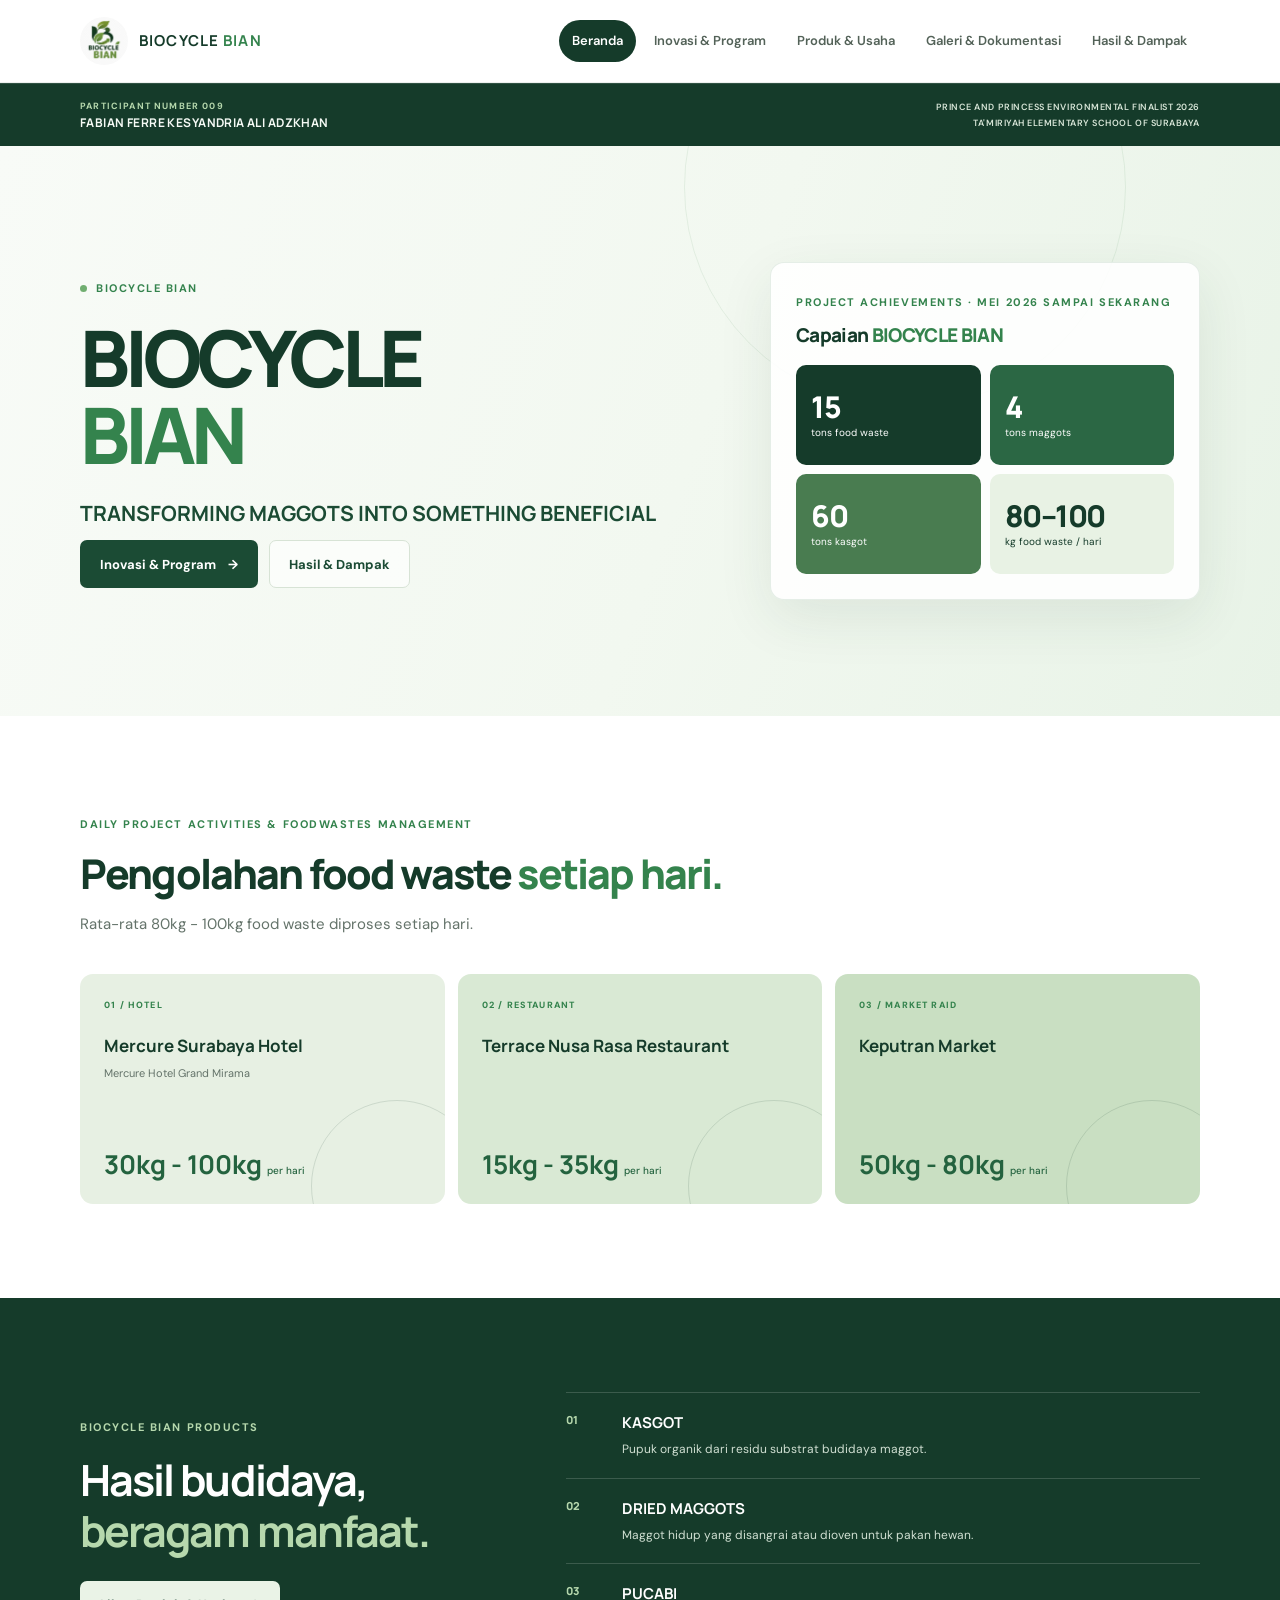
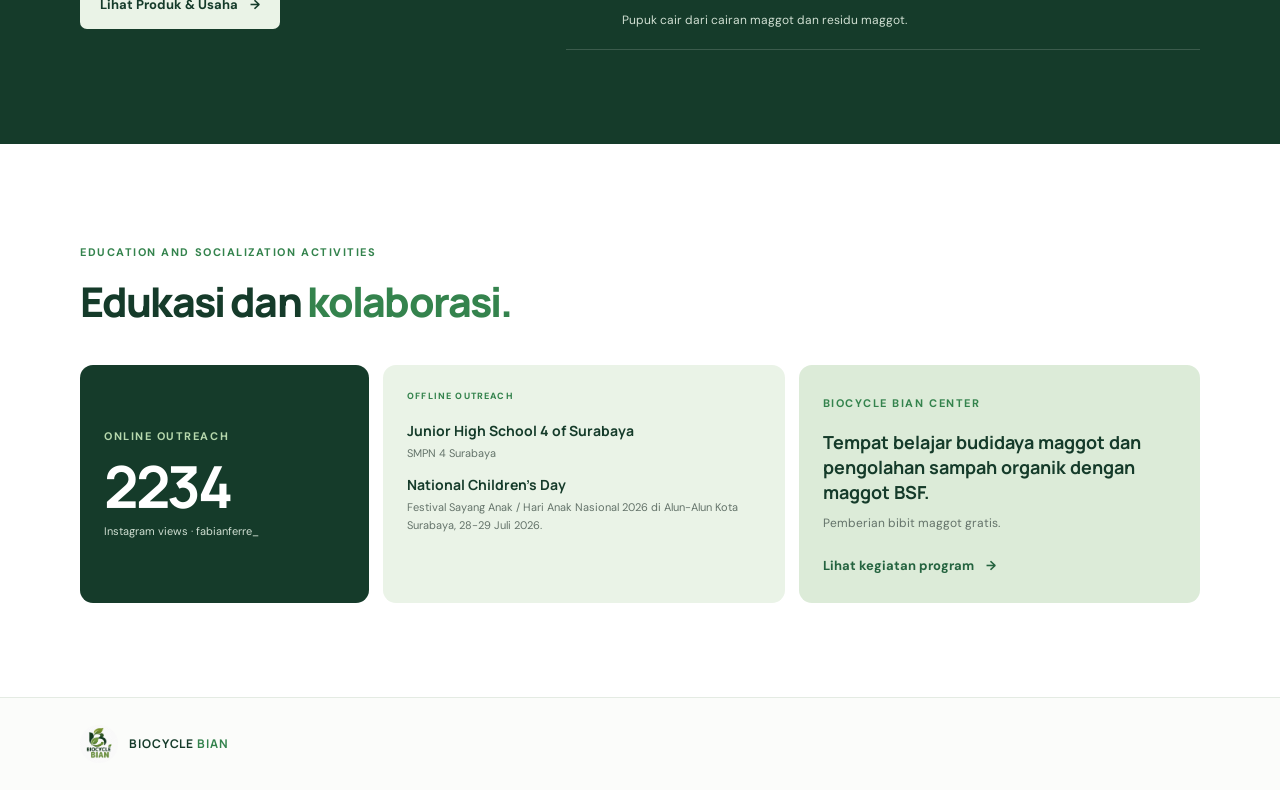
<file: index.html>
<!doctype html>
<html lang="id">
<head>
  <meta charset="utf-8">
  <meta name="viewport" content="width=device-width, initial-scale=1">
  <meta name="theme-color" content="#f5faf5">
  <meta name="description" content="BIOCYCLE BIAN — Transforming Maggots into Something Beneficial.">
  <link rel="icon" href="assets/logo.jpg" />
  <link rel="shortcut icon" href="assets/logo.jpg" />
  <title>BIOCYCLE BIAN | Beranda</title>
  <link rel="stylesheet" href="style.css">
</head>
<body>
  <a class="skip-link" href="#konten">Lewati ke konten</a>
  <div class="sticky-shell">
    <header class="site-header">
      <div class="container nav-wrap">
        <a class="brand" href="index.html" aria-label="BIOCYCLE BIAN, beranda">
          <img src="assets/logo.jpg" alt="Logo Biocycle Bian">
          <span>BIOCYCLE <strong>BIAN</strong></span>
        </a>
        <nav class="site-nav" aria-label="Navigasi utama">
          <a class="active" href="index.html" aria-current="page">Beranda</a>
          <a href="program.html">Inovasi &amp; Program</a>
          <a href="produk.html">Produk &amp; Usaha</a>
          <a href="galeri.html">Galeri &amp; Dokumentasi</a>
          <a href="dampak.html">Hasil &amp; Dampak</a>
        </nav>
      </div>
    </header>
    <aside class="participant-bar" aria-label="Identitas proyek dan peserta">
      <div class="container participant-inner">
        <div class="participant-primary"><span>PARTICIPANT NUMBER 009</span><strong>FABIAN FERRE KESYANDRIA ALI ADZKHAN</strong></div>
        <div class="participant-secondary"><span>PRINCE AND PRINCESS ENVIRONMENTAL FINALIST 2026</span><span>TA'MIRIYAH ELEMENTARY SCHOOL OF SURABAYA</span></div>
      </div>
    </aside>
  </div>

  <main id="konten">
    <section class="hero">
      <div class="container hero-grid">
        <div class="hero-copy">
          <span class="eyebrow"><span class="eyebrow-dot"></span> BIOCYCLE BIAN</span>
          <h1>BIOCYCLE<br><span>BIAN</span></h1>
          <p class="hero-tagline">TRANSFORMING MAGGOTS INTO SOMETHING BENEFICIAL</p>
          <div class="button-row">
            <a class="button button-primary" href="program.html">Inovasi &amp; Program <span aria-hidden="true">→</span></a>
            <a class="button button-secondary" href="dampak.html">Hasil &amp; Dampak</a>
          </div>
        </div>
        <div class="hero-summary" aria-label="Ringkasan capaian proyek">
          <div class="summary-heading">
            <span class="eyebrow">Project Achievements · Mei 2026 sampai sekarang</span>
            <h2>Capaian <span>BIOCYCLE BIAN</span></h2>
          </div>
          <div class="home-kpi-grid">
            <article><strong>15</strong><span>tons food waste</span></article>
            <article><strong>4</strong><span>tons maggots</span></article>
            <article><strong>60</strong><span>tons kasgot</span></article>
            <article><strong>80–100</strong><span>kg food waste / hari</span></article>
          </div>
        </div>
      </div>
    </section>

    <section class="section">
      <div class="container">
        <div class="section-heading">
          <span class="eyebrow">Daily Project Activities &amp; Foodwastes Management</span>
          <h2>Pengolahan food waste <span>setiap hari.</span></h2>
          <p>Rata-rata 80kg - 100kg food waste diproses setiap hari.</p>
        </div>
        <div class="source-grid">
          <article class="source-card source-hotel"><span>01 / HOTEL</span><h3>Mercure Surabaya Hotel</h3><p>Mercure Hotel Grand Mirama</p><strong>30kg - 100kg <small>per hari</small></strong></article>
          <article class="source-card source-restaurant"><span>02 / RESTAURANT</span><h3>Terrace Nusa Rasa Restaurant</h3><strong>15kg - 35kg <small>per hari</small></strong></article>
          <article class="source-card source-market"><span>03 / MARKET RAID</span><h3>Keputran Market</h3><strong>50kg - 80kg <small>per hari</small></strong></article>
        </div>
      </div>
    </section>

    <section class="section section-dark">
      <div class="container home-products">
        <div>
          <span class="eyebrow">Biocycle Bian Products</span>
          <h2>Hasil budidaya,<br><span>beragam manfaat.</span></h2>
          <a class="button button-light" href="produk.html">Lihat Produk &amp; Usaha <span aria-hidden="true">→</span></a>
        </div>
        <div class="home-product-list">
          <article><span>01</span><div><h3>KASGOT</h3><p>Pupuk organik dari residu substrat budidaya maggot.</p></div></article>
          <article><span>02</span><div><h3>DRIED MAGGOTS</h3><p>Maggot hidup yang disangrai atau dioven untuk pakan hewan.</p></div></article>
          <article><span>03</span><div><h3>PUCABI</h3><p>Pupuk cair dari cairan maggot dan residu maggot.</p></div></article>
        </div>
      </div>
    </section>

    <section class="section">
      <div class="container">
        <div class="section-heading">
          <span class="eyebrow">Education and Socialization Activities</span>
          <h2>Edukasi dan <span>kolaborasi.</span></h2>
        </div>
        <div class="outreach-grid">
          <article class="outreach-feature"><span class="eyebrow">Online Outreach</span><strong>2234</strong><span>Instagram views · fabianferre_</span></article>
          <article class="outreach-detail"><span class="outreach-label">Offline Outreach</span><h3>Junior High School 4 of Surabaya</h3><p>SMPN 4 Surabaya</p><h3>National Children's Day</h3><p>Festival Sayang Anak / Hari Anak Nasional 2026 di Alun-Alun Kota Surabaya, 28-29 Juli 2026.</p></article>
          <article class="center-feature"><span class="eyebrow">Biocycle Bian Center</span><h3>Tempat belajar budidaya maggot dan pengolahan sampah organik dengan maggot BSF.</h3><p>Pemberian bibit maggot gratis.</p><a class="text-link" href="program.html">Lihat kegiatan program <span aria-hidden="true">→</span></a></article>
        </div>
      </div>
    </section>
  </main>

  <footer class="site-footer">
    <div class="container footer-inner">
      <a class="brand footer-brand" href="index.html"><img src="assets/logo.jpg" alt="Logo Biocycle Bian"><span>BIOCYCLE <strong>BIAN</strong></span></a>
    </div>
  </footer>
</body>
</html>
</file>
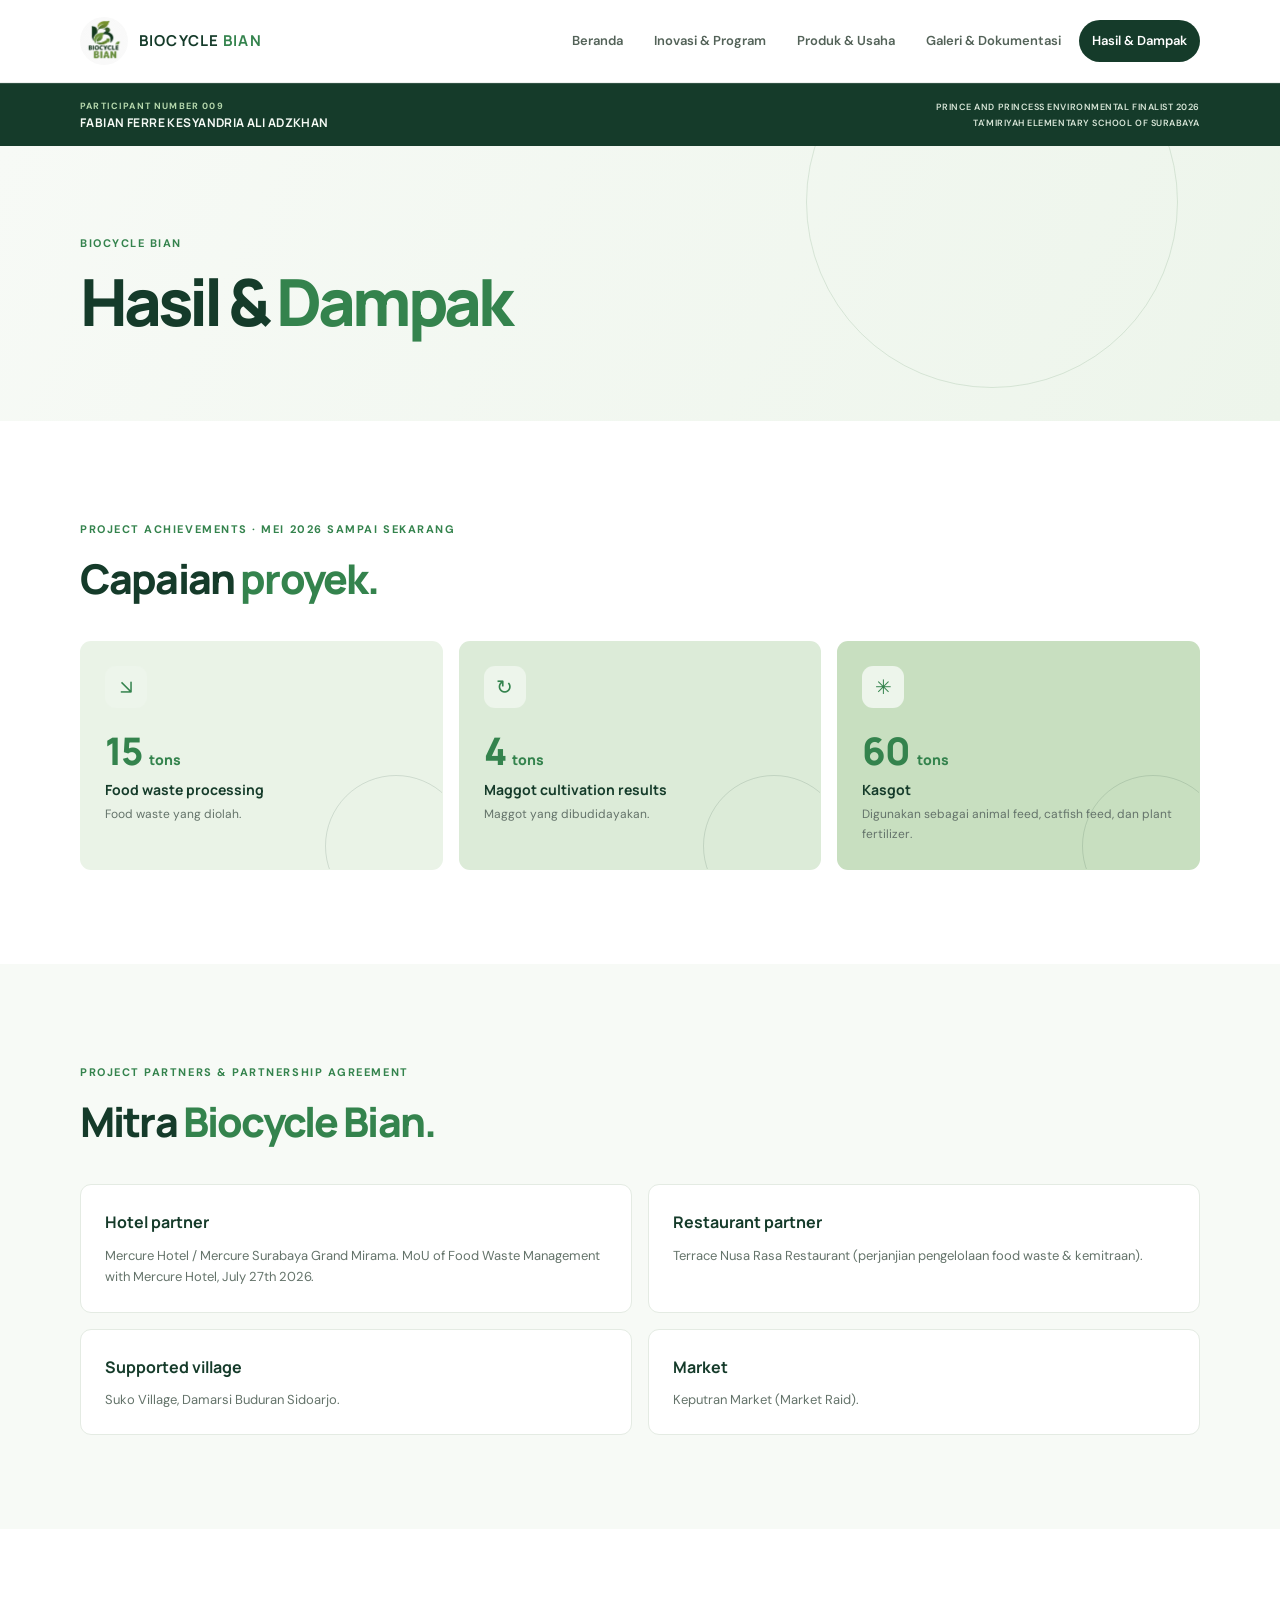
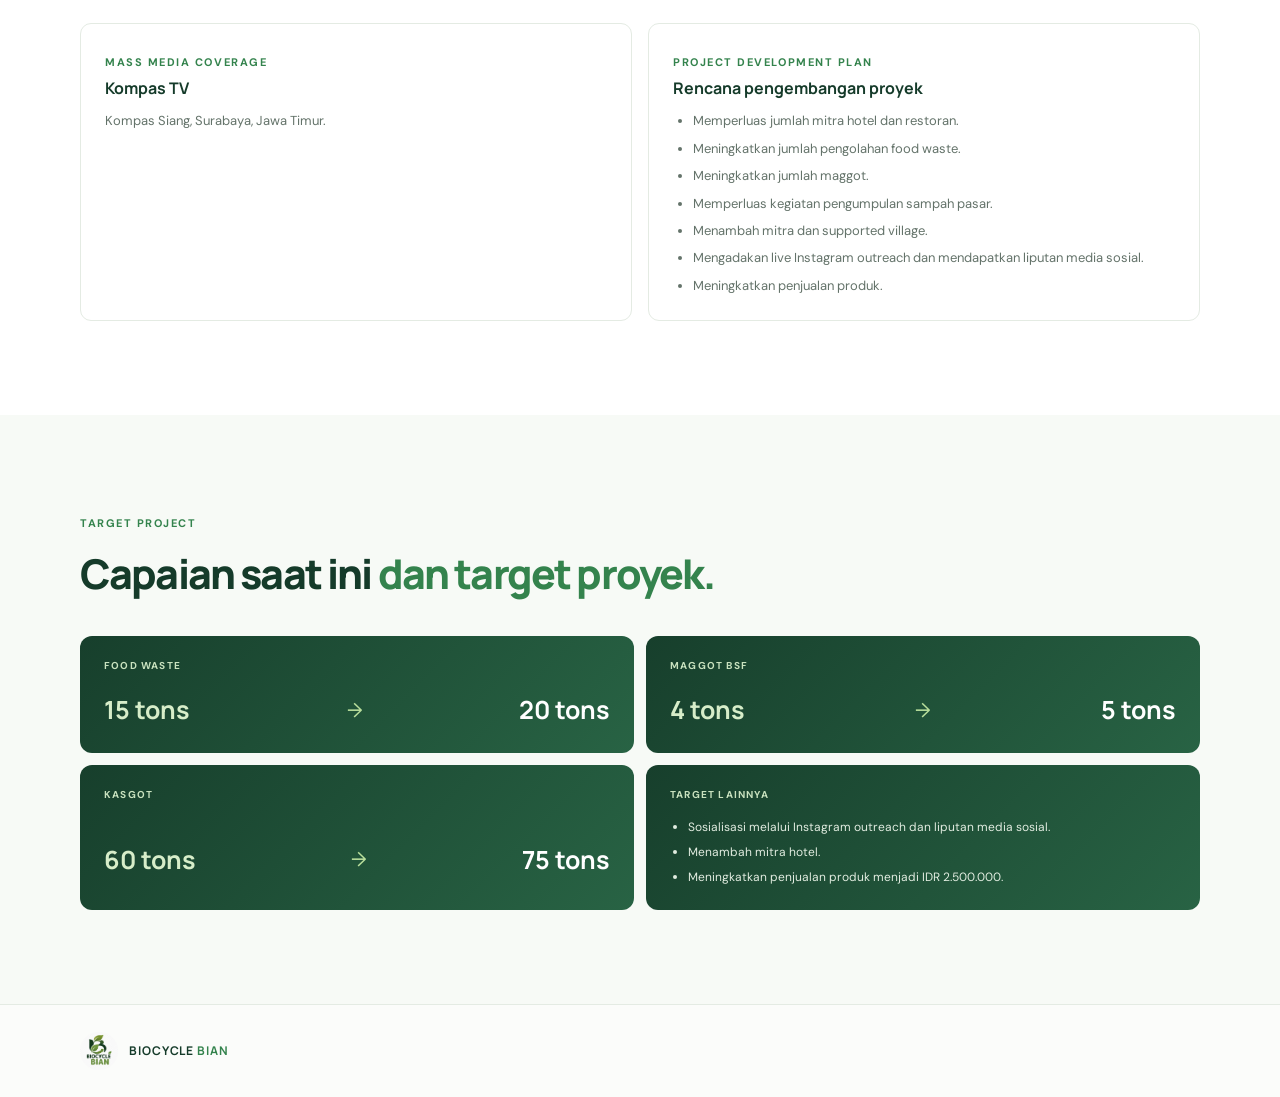
<file: dampak.html>
<!doctype html>
<html lang="id">
<head>
  <meta charset="utf-8">
  <meta name="viewport" content="width=device-width, initial-scale=1">
  <meta name="theme-color" content="#f5faf5">
  <meta name="description" content="Hasil dan dampak proyek BIOCYCLE BIAN.">
  <link rel="icon" href="assets/logo.jpg" />
  <link rel="shortcut icon" href="assets/logo.jpg" />
  <title>Hasil &amp; Dampak | BIOCYCLE BIAN</title>
  <link rel="stylesheet" href="style.css">
</head>
<body>
  <a class="skip-link" href="#konten">Lewati ke konten</a>
  <div class="sticky-shell">
  <header class="site-header">
    <div class="container nav-wrap">
      <a class="brand" href="index.html" aria-label="BIOCYCLE BIAN, beranda"><img src="assets/logo.jpg" alt="Logo Biocycle Bian"><span>BIOCYCLE <strong>BIAN</strong></span></a>
      <nav class="site-nav" aria-label="Navigasi utama">
        <a href="index.html">Beranda</a><a href="program.html">Inovasi &amp; Program</a><a href="produk.html">Produk &amp; Usaha</a><a href="galeri.html">Galeri &amp; Dokumentasi</a><a class="active" href="dampak.html" aria-current="page">Hasil &amp; Dampak</a>
      </nav>
    </div>
  </header>
  <aside class="participant-bar" aria-label="Identitas proyek dan peserta">
    <div class="container participant-inner">
      <div class="participant-primary"><span>PARTICIPANT NUMBER 009</span><strong>FABIAN FERRE KESYANDRIA ALI ADZKHAN</strong></div>
      <div class="participant-secondary"><span>PRINCE AND PRINCESS ENVIRONMENTAL FINALIST 2026</span><span>TA'MIRIYAH ELEMENTARY SCHOOL OF SURABAYA</span></div>
    </div>
  </aside>
  </div>

  <main id="konten">
    <section class="page-hero">
      <div class="container page-hero-content">
        <span class="eyebrow">BIOCYCLE BIAN</span>
        <h1>Hasil &amp; <span>Dampak</span></h1>
      </div>
    </section>
    <section class="section">
      <div class="container">
        <div class="section-heading"><span class="eyebrow">Project Achievements · Mei 2026 sampai sekarang</span><h2>Capaian <span>proyek.</span></h2></div>
        <div class="impact-grid">
          <article class="impact-card impact-food"><span class="impact-icon" aria-hidden="true">↘</span><p class="impact-value">15 <small>tons</small></p><h3>Food waste processing</h3><p>Food waste yang diolah.</p></article>
          <article class="impact-card impact-maggot"><span class="impact-icon" aria-hidden="true">↻</span><p class="impact-value">4 <small>tons</small></p><h3>Maggot cultivation results</h3><p>Maggot yang dibudidayakan.</p></article>
          <article class="impact-card impact-kasgot"><span class="impact-icon" aria-hidden="true">✳</span><p class="impact-value">60 <small>tons</small></p><h3>Kasgot</h3><p>Digunakan sebagai animal feed, catfish feed, dan plant fertilizer.</p></article>
        </div>
      </div>
    </section>
    <section class="section section-soft">
      <div class="container">
        <div class="section-heading"><span class="eyebrow">Project Partners &amp; Partnership Agreement</span><h2>Mitra <span>Biocycle Bian.</span></h2></div>
        <div class="content-grid">
          <article class="info-card"><h3>Hotel partner</h3><p>Mercure Hotel / Mercure Surabaya Grand Mirama. MoU of Food Waste Management with Mercure Hotel, July 27th 2026.</p></article>
          <article class="info-card"><h3>Restaurant partner</h3><p>Terrace Nusa Rasa Restaurant (perjanjian pengelolaan food waste &amp; kemitraan).</p></article>
          <article class="info-card"><h3>Supported village</h3><p>Suko Village, Damarsi Buduran Sidoarjo.</p></article>
          <article class="info-card"><h3>Market</h3><p>Keputran Market (Market Raid).</p></article>
        </div>
      </div>
    </section>
    <section class="section">
      <div class="container">
        <div class="content-grid">
          <article class="info-card"><span class="eyebrow">Mass Media Coverage</span><h3>Kompas TV</h3><p>Kompas Siang, Surabaya, Jawa Timur.</p></article>
          <article class="info-card"><span class="eyebrow">Project Development Plan</span><h3>Rencana pengembangan proyek</h3><ul><li>Memperluas jumlah mitra hotel dan restoran.</li><li>Meningkatkan jumlah pengolahan food waste.</li><li>Meningkatkan jumlah maggot.</li><li>Memperluas kegiatan pengumpulan sampah pasar.</li><li>Menambah mitra dan supported village.</li><li>Mengadakan live Instagram outreach dan mendapatkan liputan media sosial.</li><li>Meningkatkan penjualan produk.</li></ul></article>
        </div>
      </div>
    </section>
    <section class="section section-soft">
      <div class="container">
        <div class="section-heading"><span class="eyebrow">Target Project</span><h2>Capaian saat ini <span>dan target proyek.</span></h2></div>
        <div class="target-grid">
          <article class="target-card"><span>Food waste</span><div><strong>15 tons</strong><i aria-hidden="true">→</i><strong>20 tons</strong></div></article>
          <article class="target-card"><span>Maggot BSF</span><div><strong>4 tons</strong><i aria-hidden="true">→</i><strong>5 tons</strong></div></article>
          <article class="target-card"><span>Kasgot</span><div><strong>60 tons</strong><i aria-hidden="true">→</i><strong>75 tons</strong></div></article>
          <article class="target-card target-actions"><span>Target lainnya</span><ul><li>Sosialisasi melalui Instagram outreach dan liputan media sosial.</li><li>Menambah mitra hotel.</li><li>Meningkatkan penjualan produk menjadi IDR 2.500.000.</li></ul></article>
        </div>
      </div>
    </section>
  </main>
  <footer class="site-footer"><div class="container footer-inner"><a class="brand footer-brand" href="index.html"><img src="assets/logo.jpg" alt="Logo Biocycle Bian"><span>BIOCYCLE <strong>BIAN</strong></span></a></div></footer>
</body>
</html>
</file>
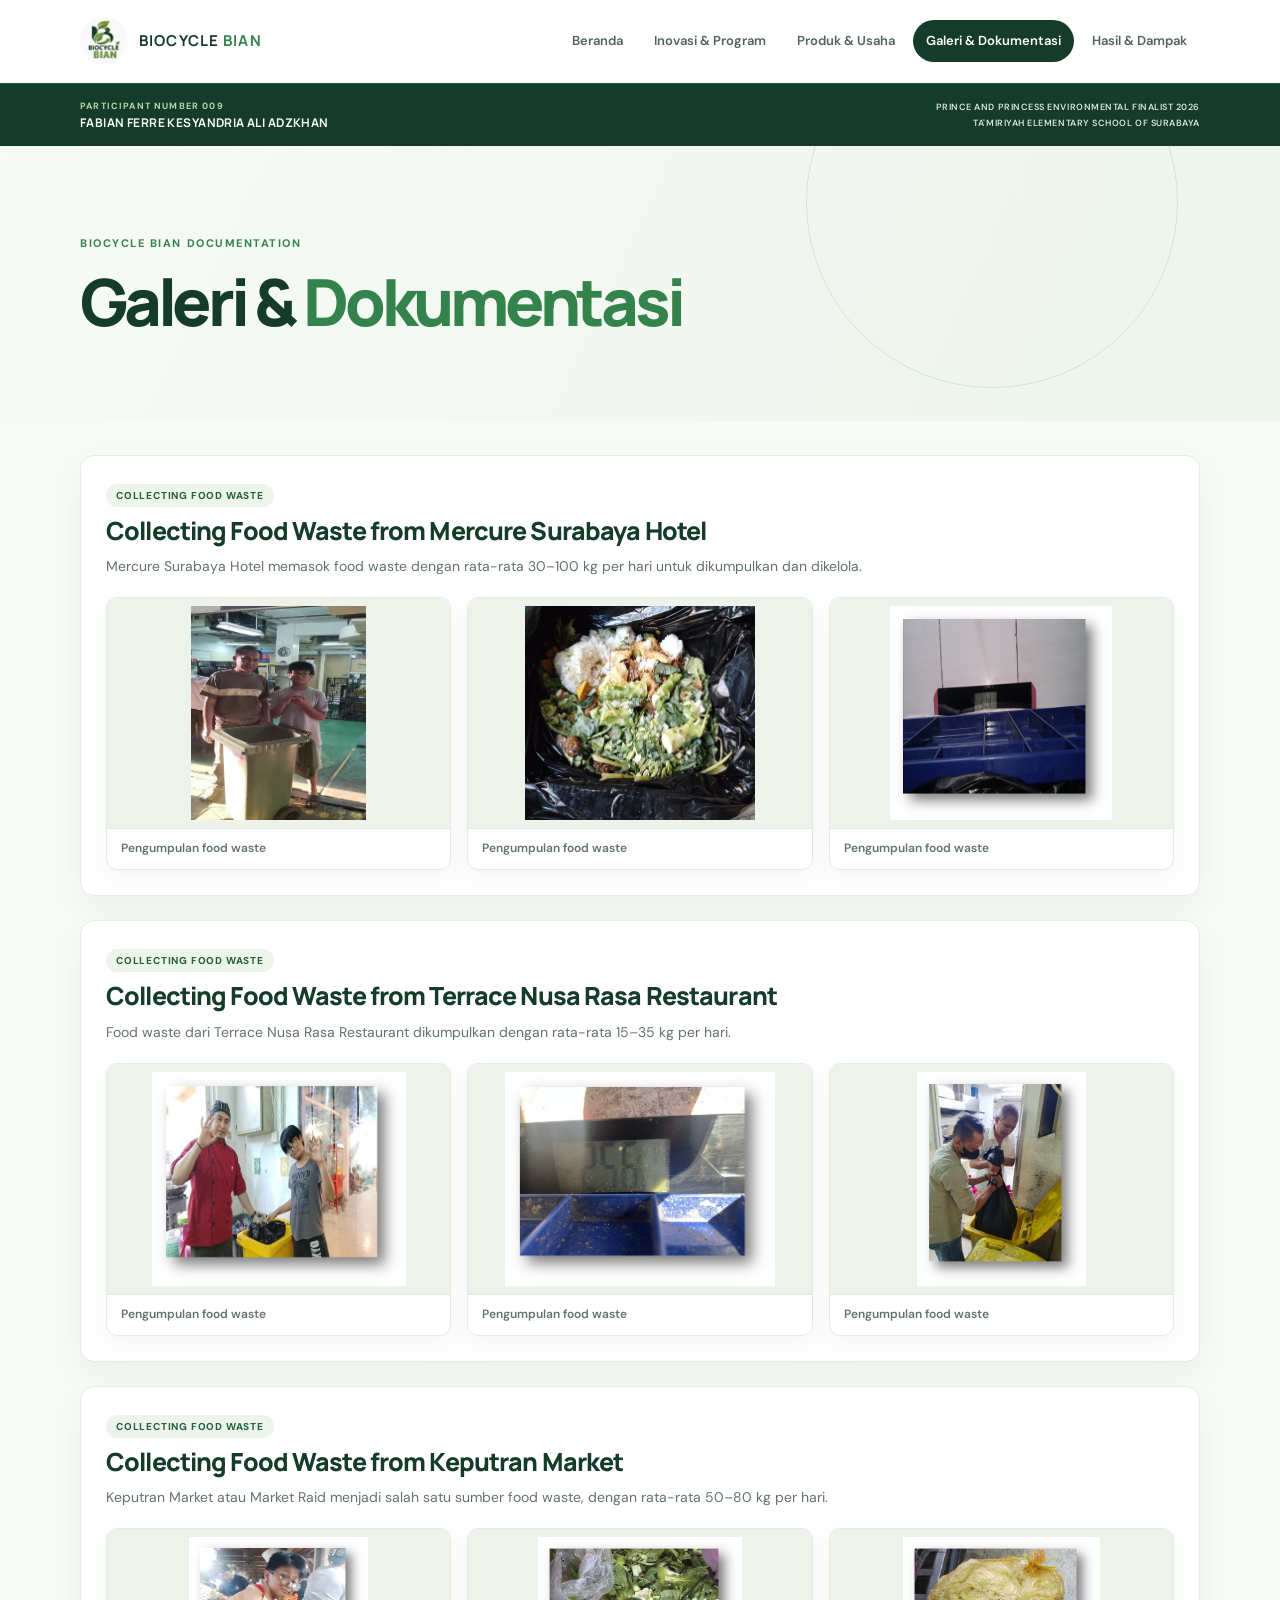
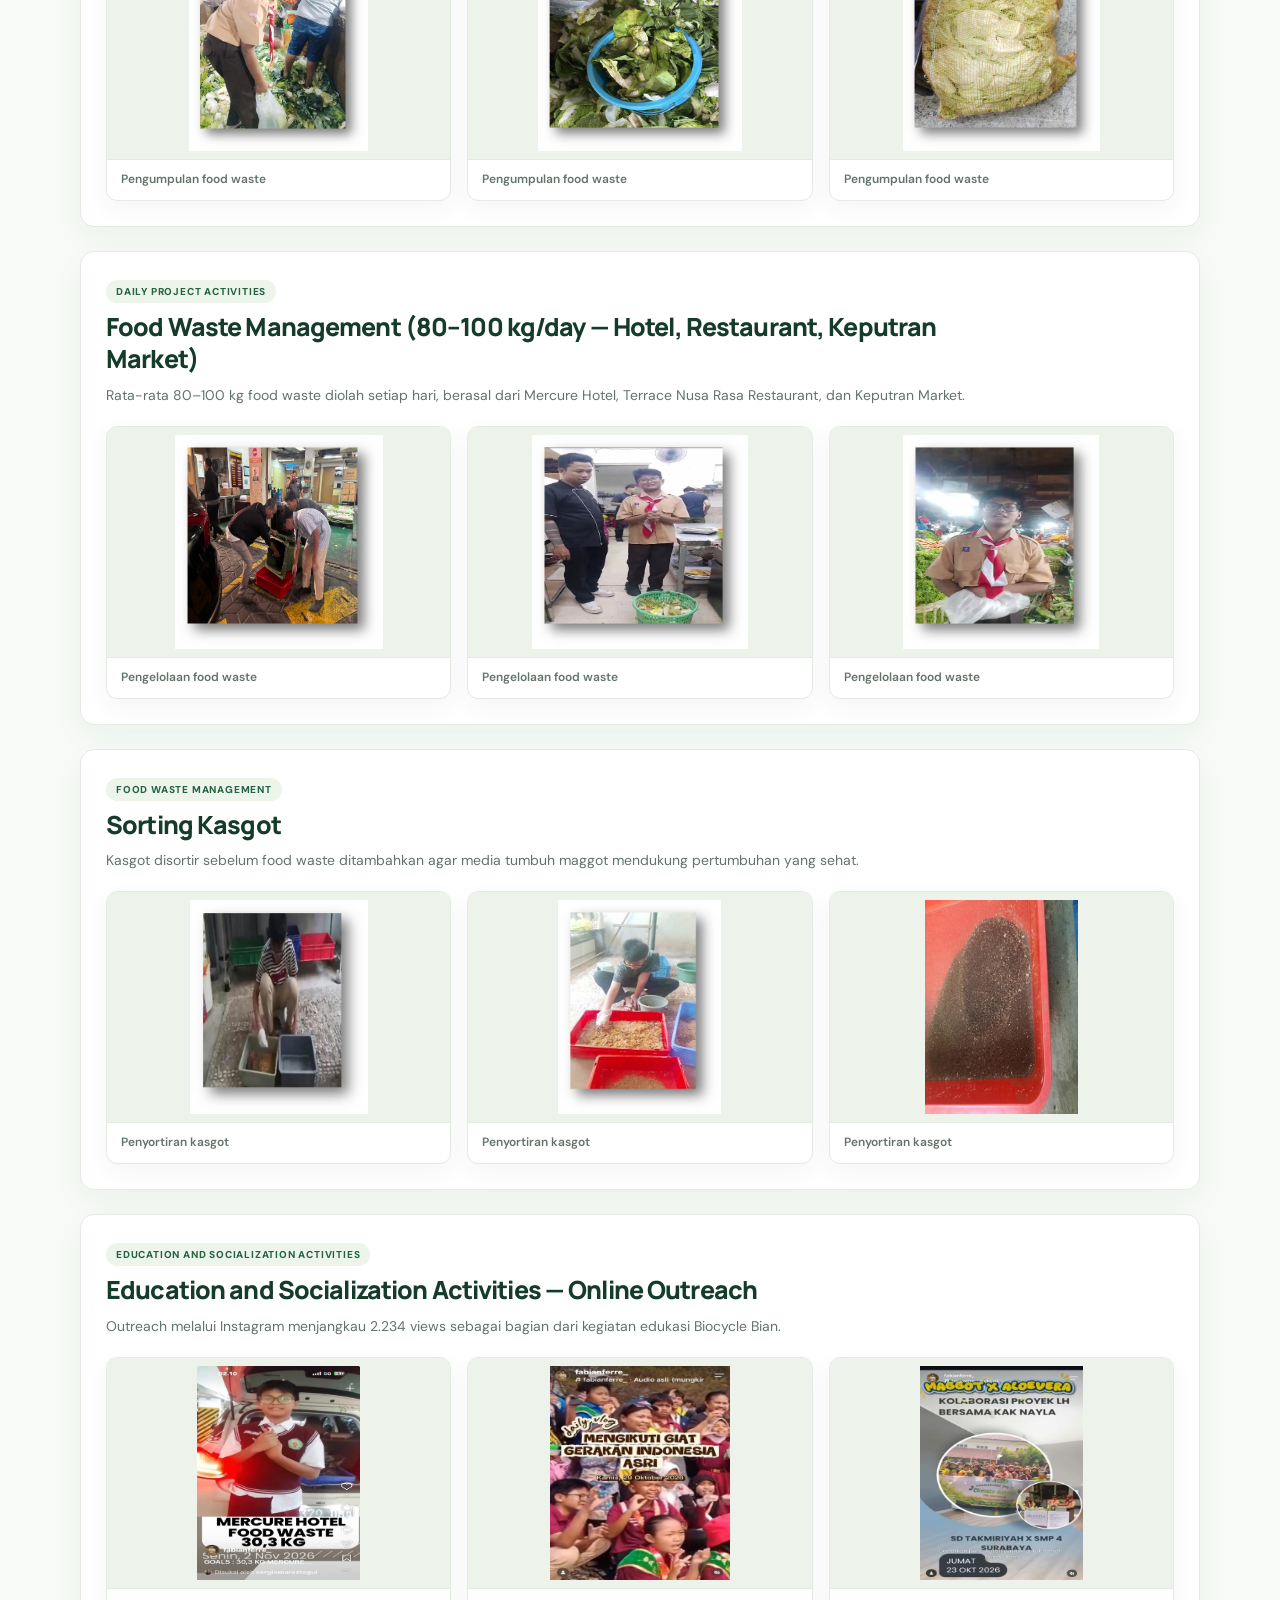
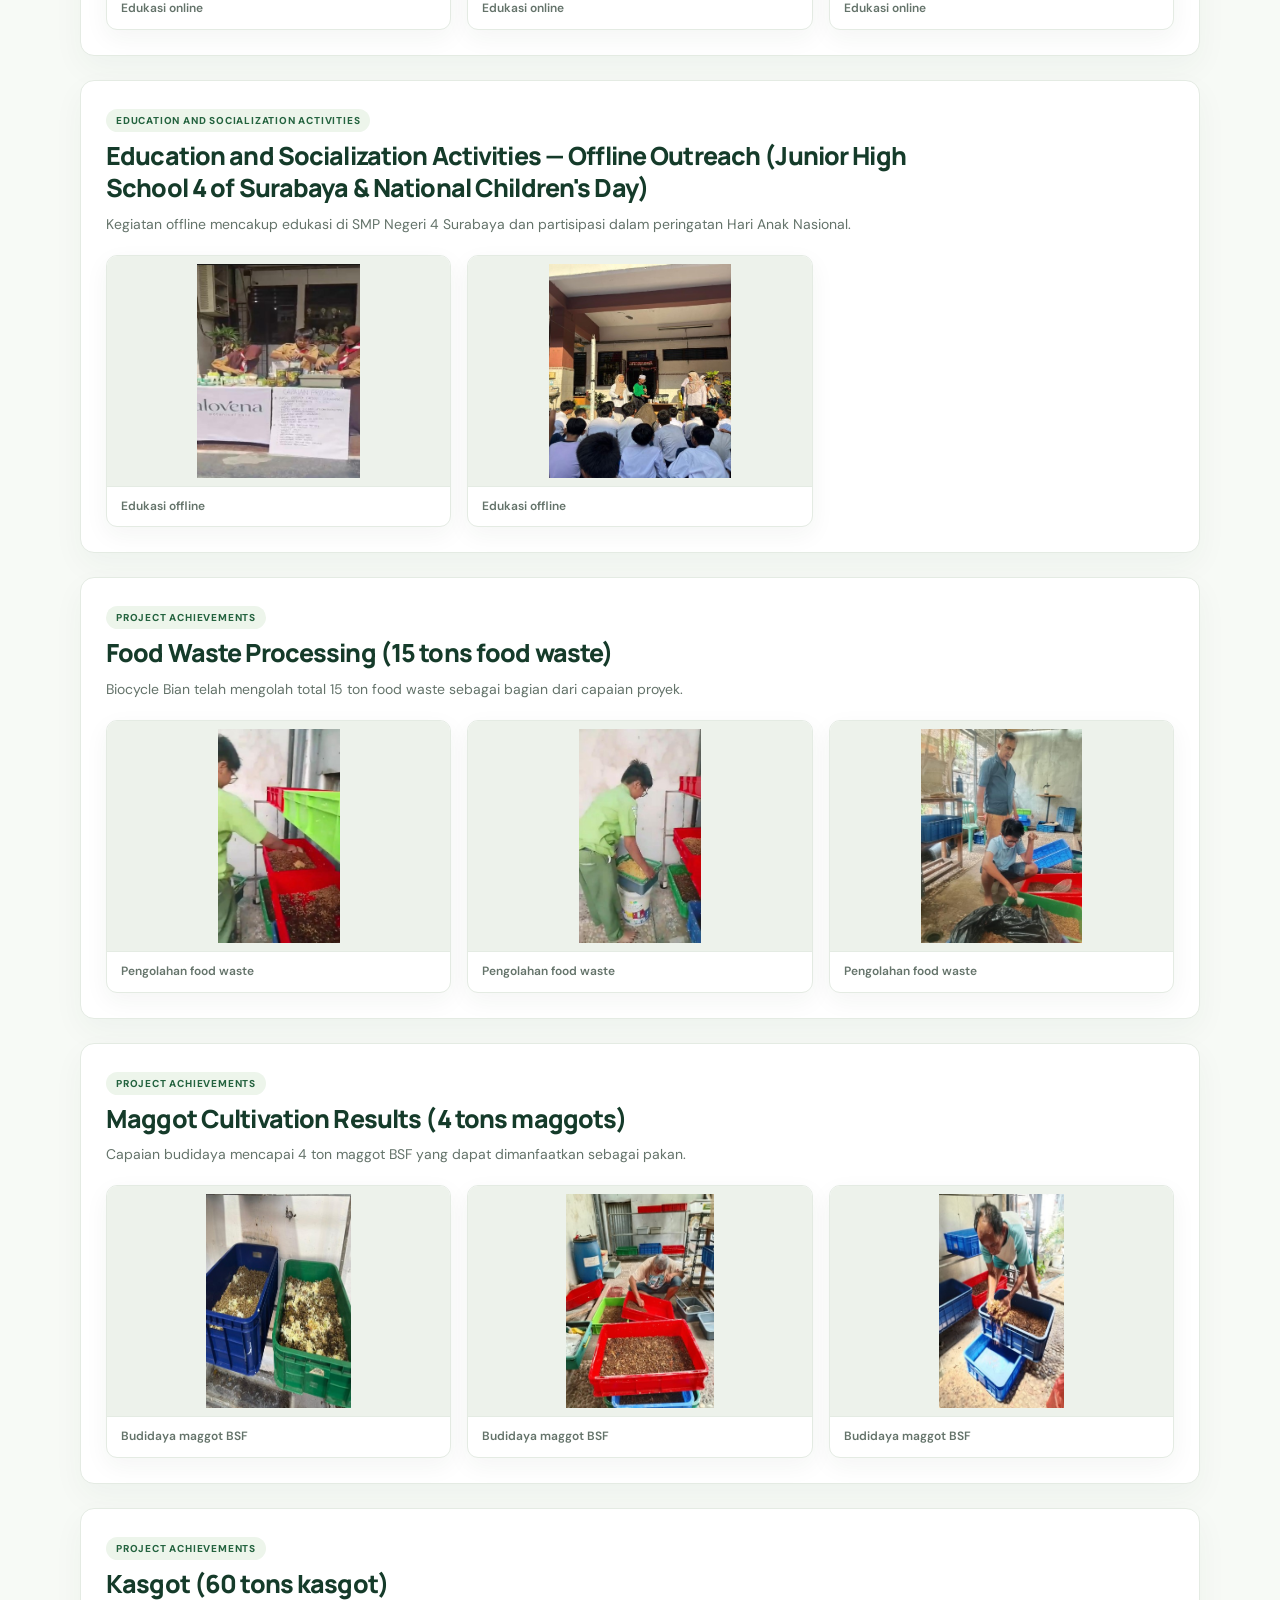
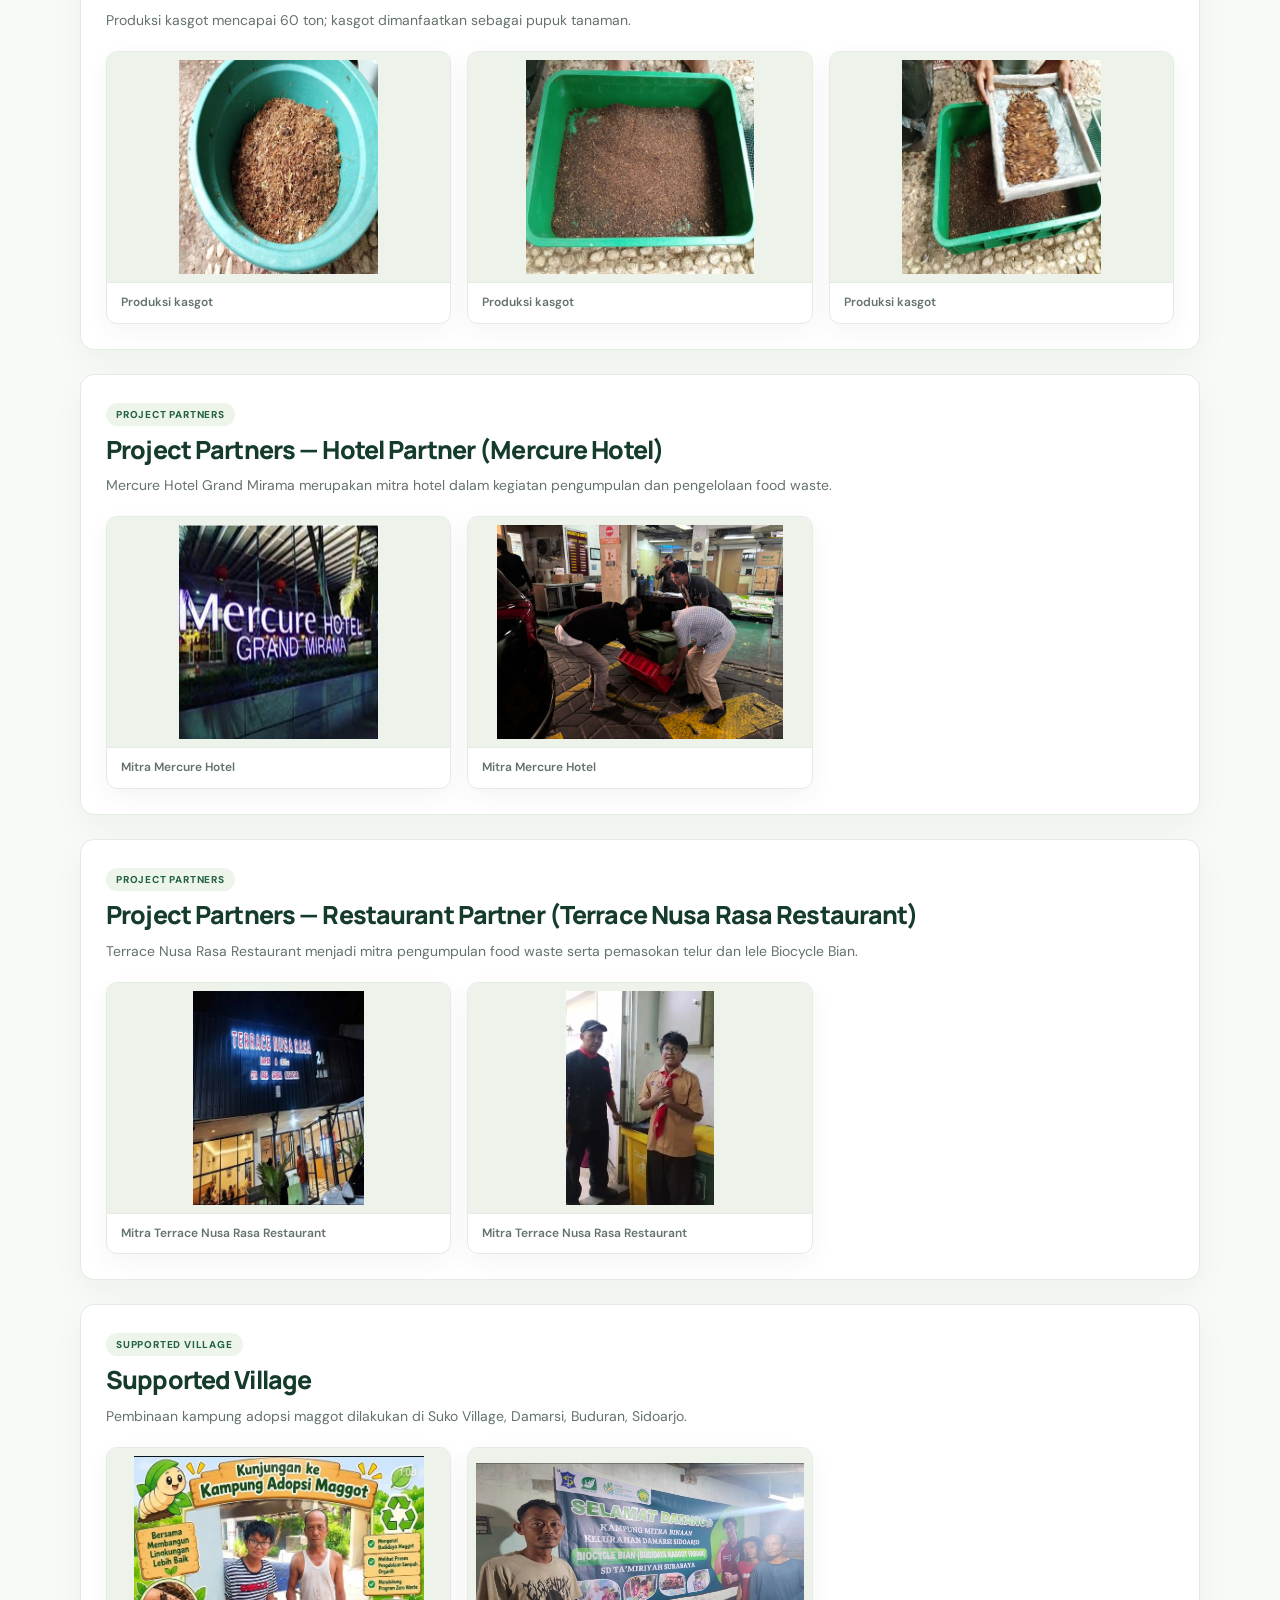
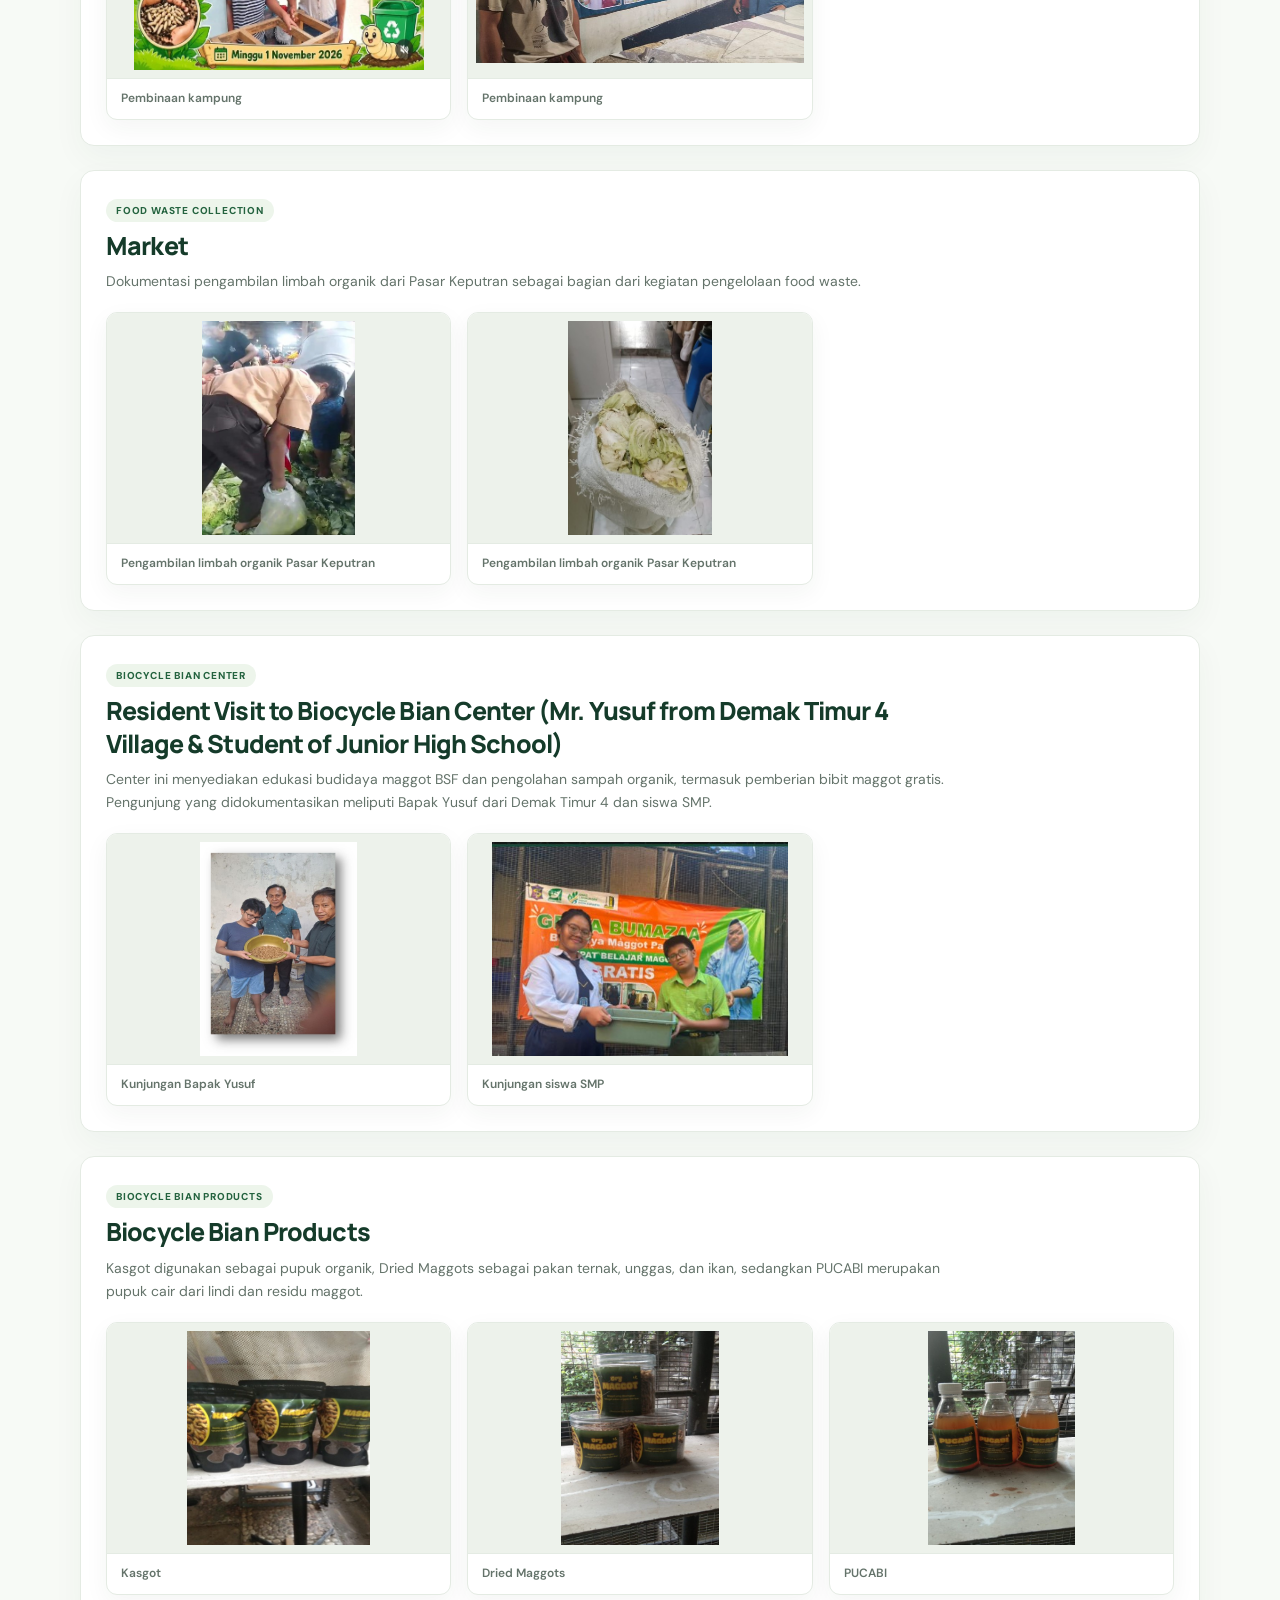
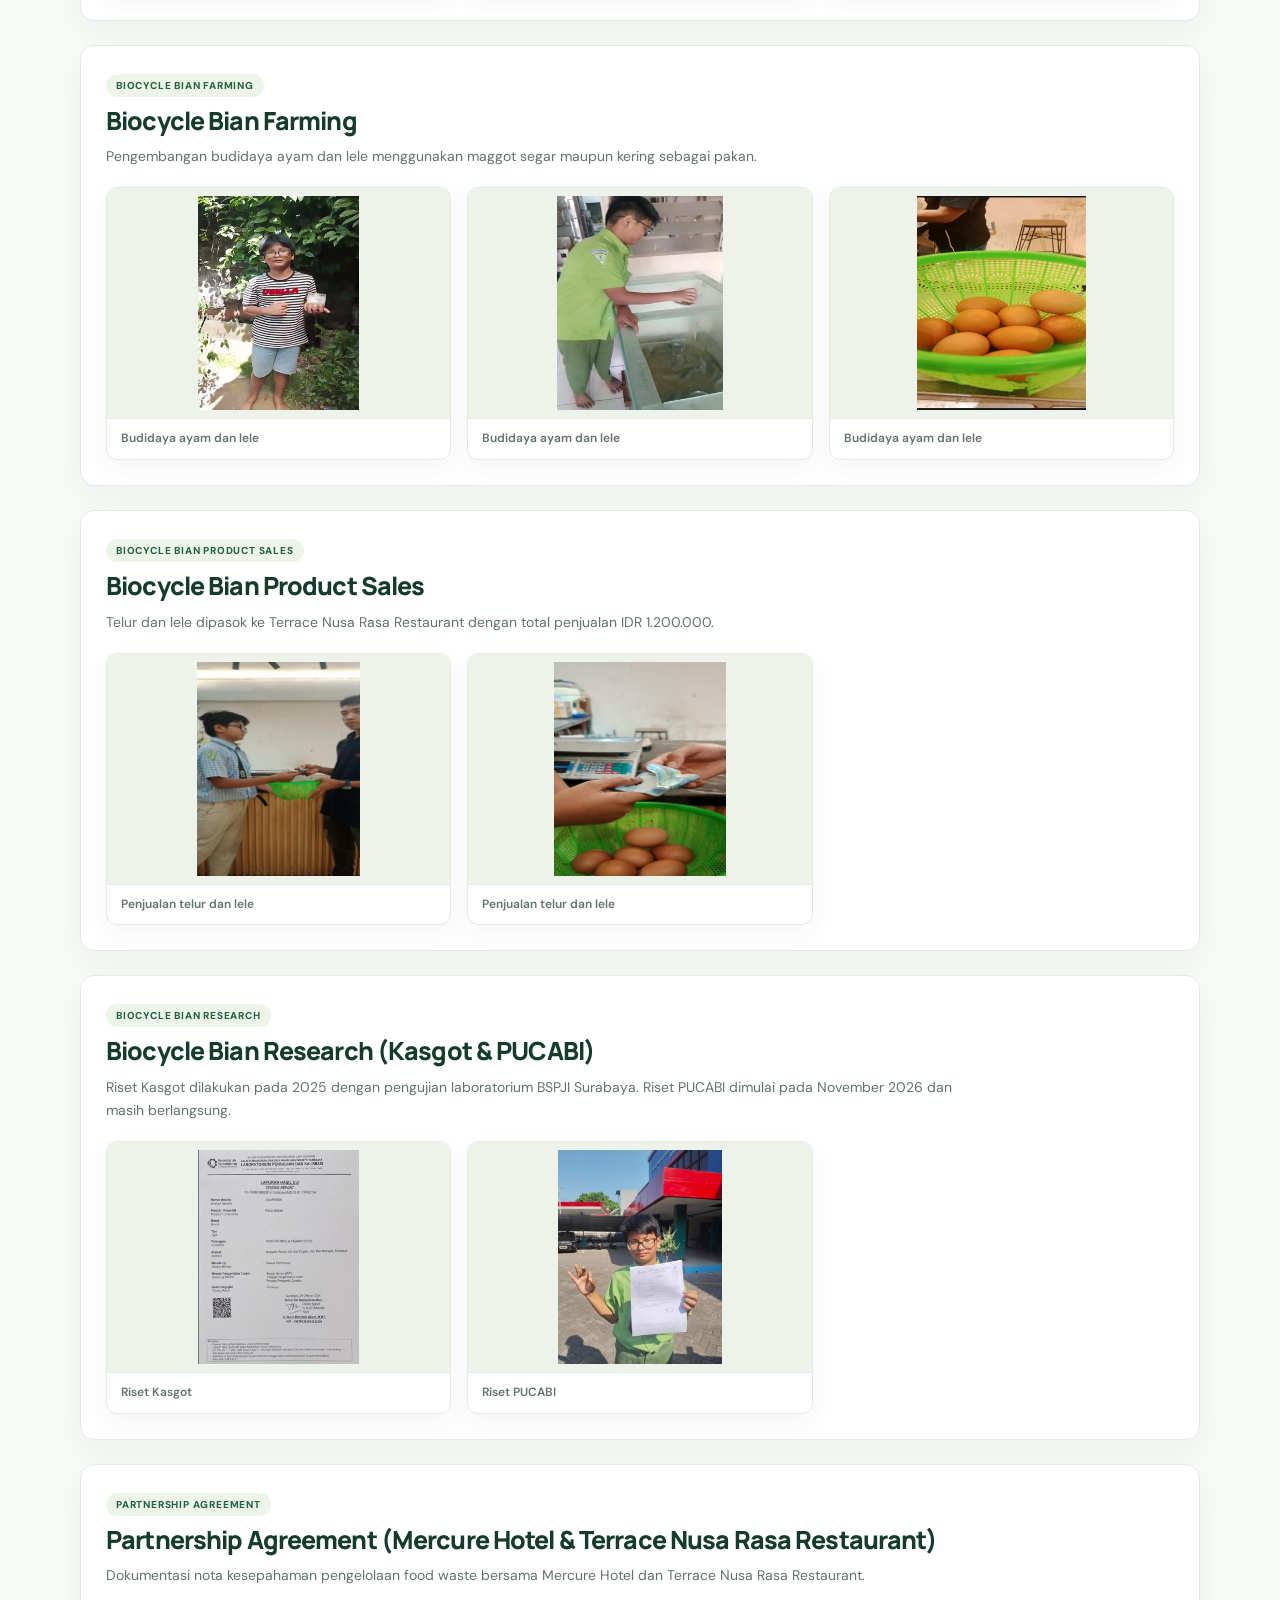
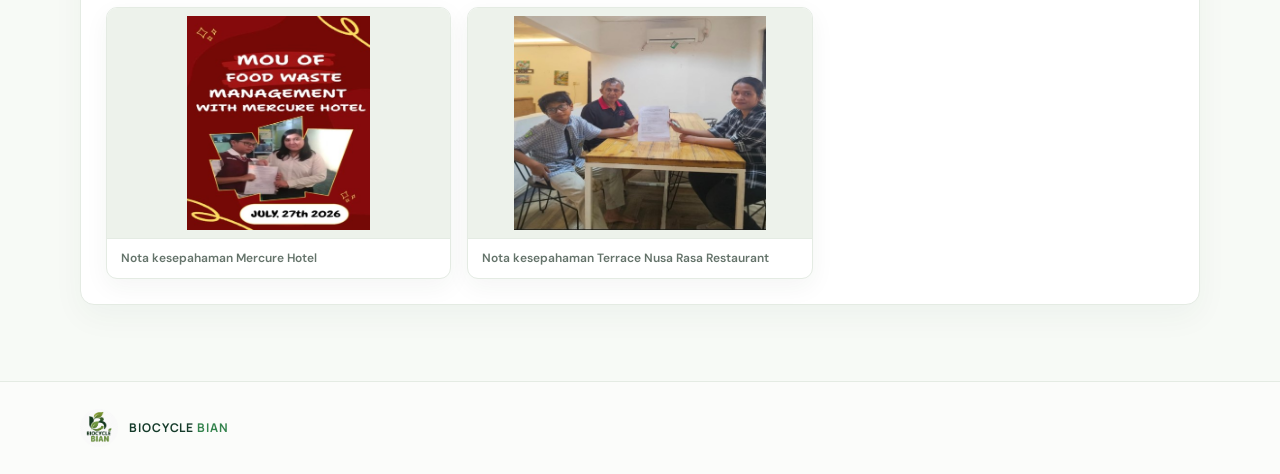
<file: galeri.html>
<!doctype html>
<html lang="id">
<head>
  <meta charset="utf-8">
  <meta name="viewport" content="width=device-width, initial-scale=1">
  <meta name="theme-color" content="#f5faf5">
  <meta name="description" content="Galeri dan dokumentasi BIOCYCLE BIAN.">
  <link rel="icon" href="assets/logo.jpg" />
  <link rel="shortcut icon" href="assets/logo.jpg" />
  <title>Galeri &amp; Dokumentasi | BIOCYCLE BIAN</title>
  <link rel="stylesheet" href="style.css">
</head>
<body>
  <a class="skip-link" href="#konten">Lewati ke konten</a>
  <div class="sticky-shell">
  <header class="site-header">
    <div class="container nav-wrap">
      <a class="brand" href="index.html" aria-label="BIOCYCLE BIAN, beranda"><img src="assets/logo.jpg" alt="Logo Biocycle Bian"><span>BIOCYCLE <strong>BIAN</strong></span></a>
      <nav class="site-nav" aria-label="Navigasi utama">
        <a href="index.html">Beranda</a><a href="program.html">Inovasi &amp; Program</a><a href="produk.html">Produk &amp; Usaha</a><a class="active" href="galeri.html" aria-current="page">Galeri &amp; Dokumentasi</a><a href="dampak.html">Hasil &amp; Dampak</a>
      </nav>
    </div>
  </header>
  <aside class="participant-bar" aria-label="Identitas proyek dan peserta">
    <div class="container participant-inner">
      <div class="participant-primary"><span>PARTICIPANT NUMBER 009</span><strong>FABIAN FERRE KESYANDRIA ALI ADZKHAN</strong></div>
      <div class="participant-secondary"><span>PRINCE AND PRINCESS ENVIRONMENTAL FINALIST 2026</span><span>TA'MIRIYAH ELEMENTARY SCHOOL OF SURABAYA</span></div>
    </div>
  </aside>
  </div>

  <main id="konten">
    <section class="page-hero">
      <div class="container page-hero-content">
        <span class="eyebrow">Biocycle Bian Documentation</span>
        <h1>Galeri &amp; <span>Dokumentasi</span></h1>
      </div>
    </section>
    <div class="documentation-gallery">
      <div class="container">
        <section class="gallery-collection">
          <span class="gallery-badge">Collecting Food Waste</span>
          <h2>Collecting Food Waste from Mercure Surabaya Hotel</h2>
          <p>Mercure Surabaya Hotel memasok food waste dengan rata-rata 30–100 kg per hari untuk dikumpulkan dan dikelola.</p>
          <div class="documentation-grid">
            <figure class="documentation-card"><img src="assets/pict1.jpg" alt="Collecting food waste from Mercure Surabaya Hotel" loading="lazy"><figcaption>Pengumpulan food waste</figcaption></figure>
            <figure class="documentation-card"><img src="assets/Pict2.jpg" alt="Collecting food waste from Mercure Surabaya Hotel" loading="lazy"><figcaption>Pengumpulan food waste</figcaption></figure>
            <figure class="documentation-card"><img src="assets/Picture3.jpg" alt="Collecting food waste from Mercure Surabaya Hotel" loading="lazy"><figcaption>Pengumpulan food waste</figcaption></figure>
          </div>
        </section>

        <section class="gallery-collection">
          <span class="gallery-badge">Collecting Food Waste</span>
          <h2>Collecting Food Waste from Terrace Nusa Rasa Restaurant</h2>
          <p>Food waste dari Terrace Nusa Rasa Restaurant dikumpulkan dengan rata-rata 15–35 kg per hari.</p>
          <div class="documentation-grid">
            <figure class="documentation-card"><img src="assets/Picture4.jpg" alt="Collecting food waste from Terrace Nusa Rasa Restaurant" loading="lazy"><figcaption>Pengumpulan food waste</figcaption></figure>
            <figure class="documentation-card"><img src="assets/Picture5.jpg" alt="Collecting food waste from Terrace Nusa Rasa Restaurant" loading="lazy"><figcaption>Pengumpulan food waste</figcaption></figure>
            <figure class="documentation-card"><img src="assets/Picture6.jpg" alt="Collecting food waste from Terrace Nusa Rasa Restaurant" loading="lazy"><figcaption>Pengumpulan food waste</figcaption></figure>
          </div>
        </section>

        <section class="gallery-collection">
          <span class="gallery-badge">Collecting Food Waste</span>
          <h2>Collecting Food Waste from Keputran Market</h2>
          <p>Keputran Market atau Market Raid menjadi salah satu sumber food waste, dengan rata-rata 50–80 kg per hari.</p>
          <div class="documentation-grid">
            <figure class="documentation-card"><img src="assets/Picture7.jpg" alt="Collecting food waste from Keputran Market" loading="lazy"><figcaption>Pengumpulan food waste</figcaption></figure>
            <figure class="documentation-card"><img src="assets/Picture8.jpg" alt="Collecting food waste from Keputran Market" loading="lazy"><figcaption>Pengumpulan food waste</figcaption></figure>
            <figure class="documentation-card"><img src="assets/Picture9.jpg" alt="Collecting food waste from Keputran Market" loading="lazy"><figcaption>Pengumpulan food waste</figcaption></figure>
          </div>
        </section>

        <section class="gallery-collection">
          <span class="gallery-badge">Daily Project Activities</span>
          <h2>Food Waste Management (80–100 kg/day — Hotel, Restaurant, Keputran Market)</h2>
          <p>Rata-rata 80–100 kg food waste diolah setiap hari, berasal dari Mercure Hotel, Terrace Nusa Rasa Restaurant, dan Keputran Market.</p>
          <div class="documentation-grid">
            <figure class="documentation-card"><img src="assets/Picture10.jpg" alt="Food waste management at the hotel" loading="lazy"><figcaption>Pengelolaan food waste</figcaption></figure>
            <figure class="documentation-card"><img src="assets/Picture11.jpg" alt="Food waste management at the restaurant" loading="lazy"><figcaption>Pengelolaan food waste</figcaption></figure>
            <figure class="documentation-card"><img src="assets/Picture12.jpg" alt="Food waste management at Keputran Market" loading="lazy"><figcaption>Pengelolaan food waste</figcaption></figure>
          </div>
        </section>

        <section class="gallery-collection">
          <span class="gallery-badge">Food Waste Management</span>
          <h2>Sorting Kasgot</h2>
          <p>Kasgot disortir sebelum food waste ditambahkan agar media tumbuh maggot mendukung pertumbuhan yang sehat.</p>
          <div class="documentation-grid">
            <figure class="documentation-card"><img src="assets/Picture13.jpg" alt="Sorting Kasgot" loading="lazy"><figcaption>Penyortiran kasgot</figcaption></figure>
            <figure class="documentation-card"><img src="assets/Picture14.jpg" alt="Sorting Kasgot" loading="lazy"><figcaption>Penyortiran kasgot</figcaption></figure>
            <figure class="documentation-card"><img src="assets/Picture15.jpg" alt="Sorting Kasgot" loading="lazy"><figcaption>Penyortiran kasgot</figcaption></figure>
          </div>
        </section>

        <section class="gallery-collection">
          <span class="gallery-badge">Education and Socialization Activities</span>
          <h2>Education and Socialization Activities — Online Outreach</h2>
          <p>Outreach melalui Instagram menjangkau 2.234 views sebagai bagian dari kegiatan edukasi Biocycle Bian.</p>
          <div class="documentation-grid">
            <figure class="documentation-card"><img src="assets/Picture16.jpg" alt="Online outreach" loading="lazy"><figcaption>Edukasi online</figcaption></figure>
            <figure class="documentation-card"><img src="assets/Picture17.jpg" alt="Online outreach" loading="lazy"><figcaption>Edukasi online</figcaption></figure>
            <figure class="documentation-card"><img src="assets/Picture18.jpg" alt="Online outreach" loading="lazy"><figcaption>Edukasi online</figcaption></figure>
          </div>
        </section>

        <section class="gallery-collection">
          <span class="gallery-badge">Education and Socialization Activities</span>
          <h2>Education and Socialization Activities — Offline Outreach (Junior High School 4 of Surabaya &amp; National Children's Day)</h2>
          <p>Kegiatan offline mencakup edukasi di SMP Negeri 4 Surabaya dan partisipasi dalam peringatan Hari Anak Nasional.</p>
          <div class="documentation-grid">
            <figure class="documentation-card"><img src="assets/Picture51.jpg" alt="Offline outreach" loading="lazy"><figcaption>Edukasi offline</figcaption></figure>
            <figure class="documentation-card"><img src="assets/Picture52.jpg" alt="Offline outreach" loading="lazy"><figcaption>Edukasi offline</figcaption></figure>
          </div>
        </section>

        <section class="gallery-collection">
          <span class="gallery-badge">Project Achievements</span>
          <h2>Food Waste Processing (15 tons food waste)</h2>
          <p>Biocycle Bian telah mengolah total 15 ton food waste sebagai bagian dari capaian proyek.</p>
          <div class="documentation-grid">
            <figure class="documentation-card"><img src="assets/Picture19.jpg" alt="Food waste processing" loading="lazy"><figcaption>Pengolahan food waste</figcaption></figure>
            <figure class="documentation-card"><img src="assets/Picture20.jpg" alt="Food waste processing" loading="lazy"><figcaption>Pengolahan food waste</figcaption></figure>
            <figure class="documentation-card"><img src="assets/Picture21.jpg" alt="Food waste processing" loading="lazy"><figcaption>Pengolahan food waste</figcaption></figure>
          </div>
        </section>

        <section class="gallery-collection">
          <span class="gallery-badge">Project Achievements</span>
          <h2>Maggot Cultivation Results (4 tons maggots)</h2>
          <p>Capaian budidaya mencapai 4 ton maggot BSF yang dapat dimanfaatkan sebagai pakan.</p>
          <div class="documentation-grid">
            <figure class="documentation-card"><img src="assets/Picture22.jpg" alt="Maggot cultivation results" loading="lazy"><figcaption>Budidaya maggot BSF</figcaption></figure>
            <figure class="documentation-card"><img src="assets/Picture23.jpg" alt="Maggot cultivation results" loading="lazy"><figcaption>Budidaya maggot BSF</figcaption></figure>
            <figure class="documentation-card"><img src="assets/Picture24.jpg" alt="Maggot cultivation results" loading="lazy"><figcaption>Budidaya maggot BSF</figcaption></figure>
          </div>
        </section>

        <section class="gallery-collection">
          <span class="gallery-badge">Project Achievements</span>
          <h2>Kasgot (60 tons kasgot)</h2>
          <p>Produksi kasgot mencapai 60 ton; kasgot dimanfaatkan sebagai pupuk tanaman.</p>
          <div class="documentation-grid">
            <figure class="documentation-card"><img src="assets/Picture25.jpg" alt="Kasgot" loading="lazy"><figcaption>Produksi kasgot</figcaption></figure>
            <figure class="documentation-card"><img src="assets/Picture26.jpg" alt="Kasgot" loading="lazy"><figcaption>Produksi kasgot</figcaption></figure>
            <figure class="documentation-card"><img src="assets/Picture27.jpg" alt="Kasgot" loading="lazy"><figcaption>Produksi kasgot</figcaption></figure>
          </div>
        </section>

        <section class="gallery-collection">
          <span class="gallery-badge">Project Partners</span>
          <h2>Project Partners — Hotel Partner (Mercure Hotel)</h2>
          <p>Mercure Hotel Grand Mirama merupakan mitra hotel dalam kegiatan pengumpulan dan pengelolaan food waste.</p>
          <div class="documentation-grid">
            <figure class="documentation-card"><img src="assets/Picture28.jpg" alt="Mercure Hotel partner" loading="lazy"><figcaption>Mitra Mercure Hotel</figcaption></figure>
            <figure class="documentation-card"><img src="assets/Picture29.jpg" alt="Mercure Hotel partner" loading="lazy"><figcaption>Mitra Mercure Hotel</figcaption></figure>
          </div>
        </section>

        <section class="gallery-collection">
          <span class="gallery-badge">Project Partners</span>
          <h2>Project Partners — Restaurant Partner (Terrace Nusa Rasa Restaurant)</h2>
          <p>Terrace Nusa Rasa Restaurant menjadi mitra pengumpulan food waste serta pemasokan telur dan lele Biocycle Bian.</p>
          <div class="documentation-grid">
            <figure class="documentation-card"><img src="assets/Picture30.jpg" alt="Terrace Nusa Rasa Restaurant partner" loading="lazy"><figcaption>Mitra Terrace Nusa Rasa Restaurant</figcaption></figure>
            <figure class="documentation-card"><img src="assets/Picture31.jpg" alt="Terrace Nusa Rasa Restaurant partner" loading="lazy"><figcaption>Mitra Terrace Nusa Rasa Restaurant</figcaption></figure>
          </div>
        </section>

        <section class="gallery-collection">
          <span class="gallery-badge">Supported Village</span>
          <h2>Supported Village</h2>
          <p>Pembinaan kampung adopsi maggot dilakukan di Suko Village, Damarsi, Buduran, Sidoarjo.</p>
          <div class="documentation-grid">
            <figure class="documentation-card"><img src="assets/Picture32.jpg" alt="Supported Village" loading="lazy"><figcaption>Pembinaan kampung</figcaption></figure>
            <figure class="documentation-card"><img src="assets/Picture33.jpg" alt="Supported Village" loading="lazy"><figcaption>Pembinaan kampung</figcaption></figure>
          </div>
        </section>

        <section class="gallery-collection">
          <span class="gallery-badge">Food Waste Collection</span>
          <h2>Market</h2>
          <p>Dokumentasi pengambilan limbah organik dari Pasar Keputran sebagai bagian dari kegiatan pengelolaan food waste.</p>
          <div class="documentation-grid">
            <figure class="documentation-card"><img src="assets/Picture34.jpg" alt="Market" loading="lazy"><figcaption>Pengambilan limbah organik Pasar Keputran</figcaption></figure>
            <figure class="documentation-card"><img src="assets/Picture35.jpg" alt="Market" loading="lazy"><figcaption>Pengambilan limbah organik Pasar Keputran</figcaption></figure>
          </div>
        </section>

        <section class="gallery-collection">
          <span class="gallery-badge">Biocycle Bian Center</span>
          <h2>Resident Visit to Biocycle Bian Center (Mr. Yusuf from Demak Timur 4 Village &amp; Student of Junior High School)</h2>
          <p>Center ini menyediakan edukasi budidaya maggot BSF dan pengolahan sampah organik, termasuk pemberian bibit maggot gratis. Pengunjung yang didokumentasikan meliputi Bapak Yusuf dari Demak Timur 4 dan siswa SMP.</p>
          <div class="documentation-grid">
            <figure class="documentation-card"><img src="assets/Picture36.jpg" alt="Mr. Yusuf from Demak Timur 4 Village visiting Biocycle Bian Center" loading="lazy"><figcaption>Kunjungan Bapak Yusuf</figcaption></figure>
            <figure class="documentation-card"><img src="assets/Picture37.jpg" alt="Student of Junior High School visiting Biocycle Bian Center" loading="lazy"><figcaption>Kunjungan siswa SMP</figcaption></figure>
          </div>
        </section>

        <section class="gallery-collection">
          <span class="gallery-badge">Biocycle Bian Products</span>
          <h2>Biocycle Bian Products</h2>
          <p>Kasgot digunakan sebagai pupuk organik, Dried Maggots sebagai pakan ternak, unggas, dan ikan, sedangkan PUCABI merupakan pupuk cair dari lindi dan residu maggot.</p>
          <div class="documentation-grid">
            <figure class="documentation-card"><img src="assets/Picture38.jpg" alt="Kasgot product" loading="lazy"><figcaption>Kasgot</figcaption></figure>
            <figure class="documentation-card"><img src="assets/Picture39.jpg" alt="Dry Maggot product" loading="lazy"><figcaption>Dried Maggots</figcaption></figure>
            <figure class="documentation-card"><img src="assets/Picture40.jpg" alt="PUCABI product" loading="lazy"><figcaption>PUCABI</figcaption></figure>
          </div>
        </section>

        <section class="gallery-collection">
          <span class="gallery-badge">Biocycle Bian Farming</span>
          <h2>Biocycle Bian Farming</h2>
          <p>Pengembangan budidaya ayam dan lele menggunakan maggot segar maupun kering sebagai pakan.</p>
          <div class="documentation-grid">
            <figure class="documentation-card"><img src="assets/Picture41.jpg" alt="Biocycle Bian Farming" loading="lazy"><figcaption>Budidaya ayam dan lele</figcaption></figure>
            <figure class="documentation-card"><img src="assets/Picture42.jpg" alt="Biocycle Bian Farming" loading="lazy"><figcaption>Budidaya ayam dan lele</figcaption></figure>
            <figure class="documentation-card"><img src="assets/Picture43.jpg" alt="Biocycle Bian Farming" loading="lazy"><figcaption>Budidaya ayam dan lele</figcaption></figure>
          </div>
        </section>

        <section class="gallery-collection">
          <span class="gallery-badge">Biocycle Bian Product Sales</span>
          <h2>Biocycle Bian Product Sales</h2>
          <p>Telur dan lele dipasok ke Terrace Nusa Rasa Restaurant dengan total penjualan IDR 1.200.000.</p>
          <div class="documentation-grid">
            <figure class="documentation-card"><img src="assets/Picture44.jpg" alt="Biocycle Bian Product Sales" loading="lazy"><figcaption>Penjualan telur dan lele</figcaption></figure>
            <figure class="documentation-card"><img src="assets/Picture45.jpg" alt="Biocycle Bian Product Sales" loading="lazy"><figcaption>Penjualan telur dan lele</figcaption></figure>
          </div>
        </section>

        <section class="gallery-collection">
          <span class="gallery-badge">Biocycle Bian Research</span>
          <h2>Biocycle Bian Research (Kasgot &amp; PUCABI)</h2>
          <p>Riset Kasgot dilakukan pada 2025 dengan pengujian laboratorium BSPJI Surabaya. Riset PUCABI dimulai pada November 2026 dan masih berlangsung.</p>
          <div class="documentation-grid">
            <figure class="documentation-card"><img src="assets/Picture46.jpg" alt="Kasgot research" loading="lazy"><figcaption>Riset Kasgot</figcaption></figure>
            <figure class="documentation-card"><img src="assets/Picture47.jpg" alt="PUCABI research" loading="lazy"><figcaption>Riset PUCABI</figcaption></figure>
          </div>
        </section>

        <section class="gallery-collection">
          <span class="gallery-badge">Partnership Agreement</span>
          <h2>Partnership Agreement (Mercure Hotel &amp; Terrace Nusa Rasa Restaurant)</h2>
          <p>Dokumentasi nota kesepahaman pengelolaan food waste bersama Mercure Hotel dan Terrace Nusa Rasa Restaurant.</p>
          <div class="documentation-grid">
            <figure class="documentation-card"><img src="assets/Picture48.jpg" alt="Mercure Hotel partnership agreement" loading="lazy"><figcaption>Nota kesepahaman Mercure Hotel</figcaption></figure>
            <figure class="documentation-card"><img src="assets/Picture49.jpg" alt="Terrace Nusa Rasa Restaurant partnership agreement" loading="lazy"><figcaption>Nota kesepahaman Terrace Nusa Rasa Restaurant</figcaption></figure>
          </div>
        </section>
      </div>
    </div>
  </main>
  <footer class="site-footer"><div class="container footer-inner"><a class="brand footer-brand" href="index.html"><img src="assets/logo.jpg" alt="Logo Biocycle Bian"><span>BIOCYCLE <strong>BIAN</strong></span></a></div></footer>
</body>
</html>
</file>
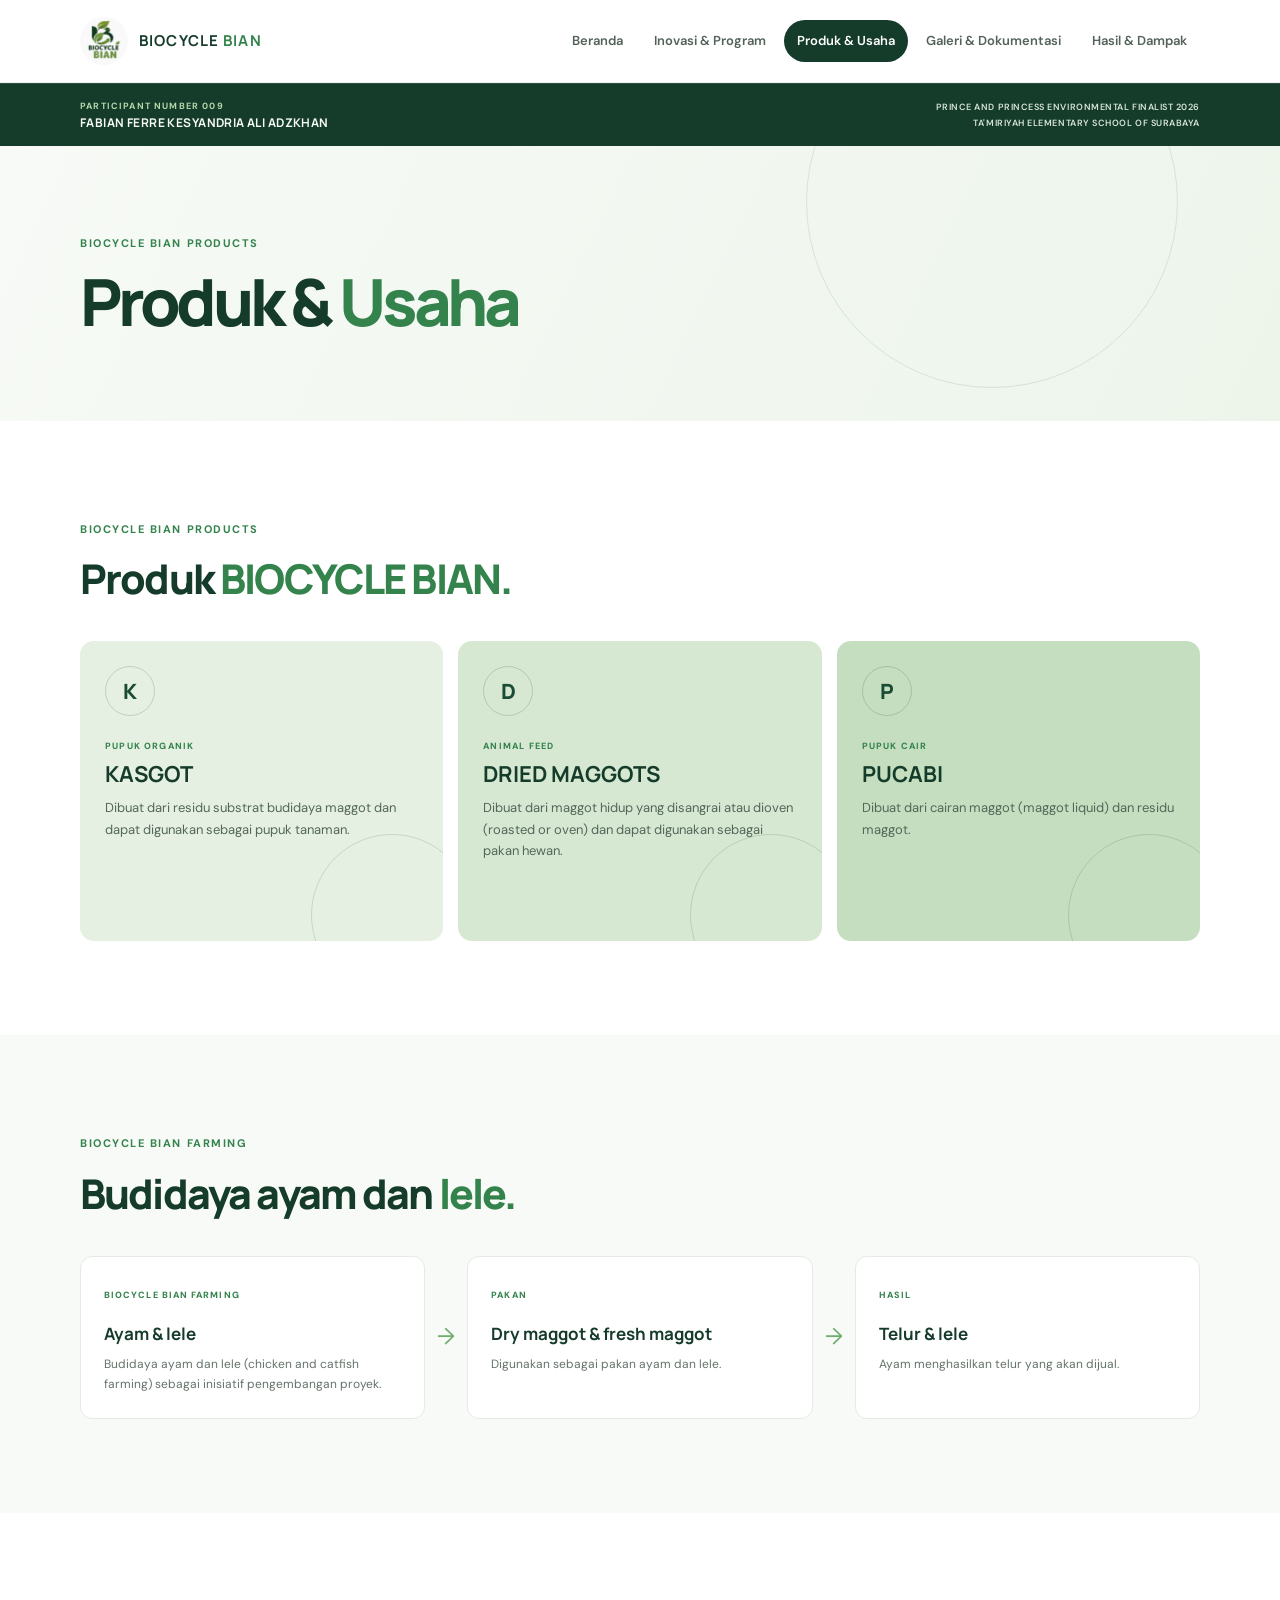
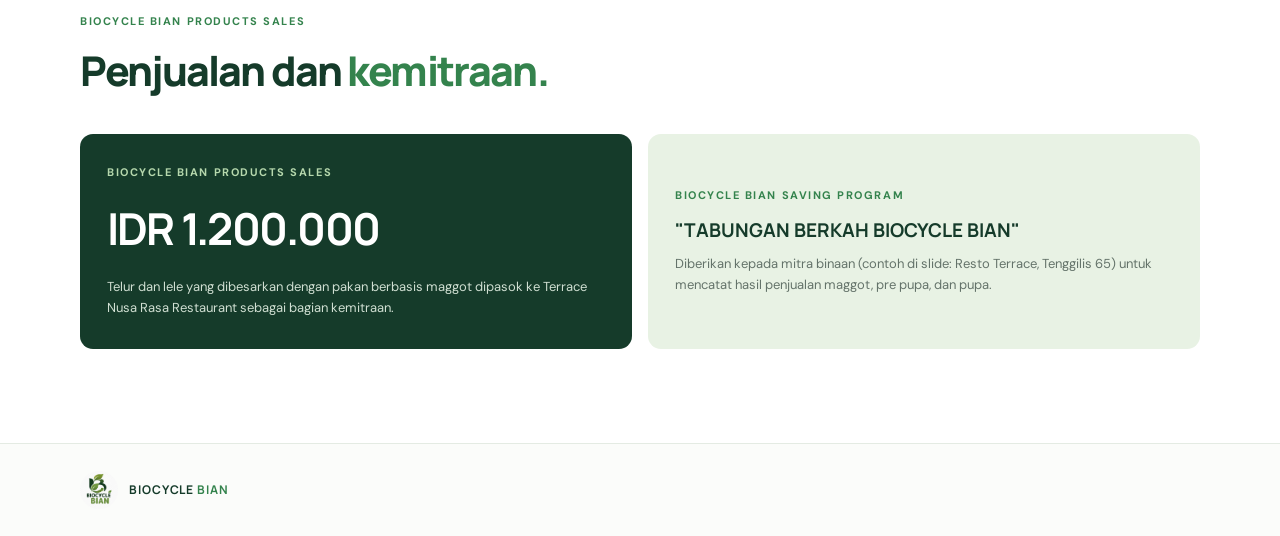
<file: produk.html>
<!doctype html>
<html lang="id">
<head>
  <meta charset="utf-8">
  <meta name="viewport" content="width=device-width, initial-scale=1">
  <meta name="theme-color" content="#f5faf5">
  <meta name="description" content="Produk dan usaha BIOCYCLE BIAN.">
  <link rel="icon" href="assets/logo.jpg" />
  <link rel="shortcut icon" href="assets/logo.jpg" />
  <title>Produk &amp; Usaha | BIOCYCLE BIAN</title>
  <link rel="stylesheet" href="style.css">
</head>
<body>
  <a class="skip-link" href="#konten">Lewati ke konten</a>
  <div class="sticky-shell">
  <header class="site-header">
    <div class="container nav-wrap">
      <a class="brand" href="index.html" aria-label="BIOCYCLE BIAN, beranda"><img src="assets/logo.jpg" alt="Logo Biocycle Bian"><span>BIOCYCLE <strong>BIAN</strong></span></a>
      <nav class="site-nav" aria-label="Navigasi utama">
        <a href="index.html">Beranda</a><a href="program.html">Inovasi &amp; Program</a><a class="active" href="produk.html" aria-current="page">Produk &amp; Usaha</a><a href="galeri.html">Galeri &amp; Dokumentasi</a><a href="dampak.html">Hasil &amp; Dampak</a>
      </nav>
    </div>
  </header>
  <aside class="participant-bar" aria-label="Identitas proyek dan peserta">
    <div class="container participant-inner">
      <div class="participant-primary"><span>PARTICIPANT NUMBER 009</span><strong>FABIAN FERRE KESYANDRIA ALI ADZKHAN</strong></div>
      <div class="participant-secondary"><span>PRINCE AND PRINCESS ENVIRONMENTAL FINALIST 2026</span><span>TA'MIRIYAH ELEMENTARY SCHOOL OF SURABAYA</span></div>
    </div>
  </aside>
  </div>

  <main id="konten">
    <section class="page-hero">
      <div class="container page-hero-content">
        <span class="eyebrow">Biocycle Bian Products</span>
        <h1>Produk &amp; <span>Usaha</span></h1>
      </div>
    </section>
    <section class="section">
      <div class="container">
        <div class="section-heading"><span class="eyebrow">Biocycle Bian Products</span><h2>Produk <span>BIOCYCLE BIAN.</span></h2></div>
        <div class="product-grid">
          <article class="product-card product-card-kasgot"><span class="product-mark" aria-hidden="true">K</span><span class="product-type">Pupuk organik</span><h3>KASGOT</h3><p>Dibuat dari residu substrat budidaya maggot dan dapat digunakan sebagai pupuk tanaman.</p></article>
          <article class="product-card product-card-dried"><span class="product-mark" aria-hidden="true">D</span><span class="product-type">Animal feed</span><h3>DRIED MAGGOTS</h3><p>Dibuat dari maggot hidup yang disangrai atau dioven (roasted or oven) dan dapat digunakan sebagai pakan hewan.</p></article>
          <article class="product-card product-card-pucabi"><span class="product-mark" aria-hidden="true">P</span><span class="product-type">Pupuk cair</span><h3>PUCABI</h3><p>Dibuat dari cairan maggot (maggot liquid) dan residu maggot.</p></article>
        </div>
      </div>
    </section>
    <section class="section section-soft">
      <div class="container">
        <div class="section-heading"><span class="eyebrow">Biocycle Bian Farming</span><h2>Budidaya ayam dan <span>lele.</span></h2></div>
        <div class="farming-flow">
          <article><span>Biocycle Bian Farming</span><h3>Ayam &amp; lele</h3><p>Budidaya ayam dan lele (chicken and catfish farming) sebagai inisiatif pengembangan proyek.</p></article>
          <div class="flow-arrow" aria-hidden="true">→</div>
          <article><span>Pakan</span><h3>Dry maggot &amp; fresh maggot</h3><p>Digunakan sebagai pakan ayam dan lele.</p></article>
          <div class="flow-arrow" aria-hidden="true">→</div>
          <article><span>Hasil</span><h3>Telur &amp; lele</h3><p>Ayam menghasilkan telur yang akan dijual.</p></article>
        </div>
      </div>
    </section>
    <section class="section">
      <div class="container">
        <div class="section-heading"><span class="eyebrow">Biocycle Bian Products Sales</span><h2>Penjualan dan <span>kemitraan.</span></h2></div>
        <div class="content-grid">
          <article class="sales-feature"><span class="eyebrow">Biocycle Bian Products Sales</span><strong class="sales-value">IDR 1.200.000</strong><p>Telur dan lele yang dibesarkan dengan pakan berbasis maggot dipasok ke Terrace Nusa Rasa Restaurant sebagai bagian kemitraan.</p></article>
          <article class="saving-feature"><span class="eyebrow">Biocycle Bian Saving Program</span><h3>"TABUNGAN BERKAH BIOCYCLE BIAN"</h3><p>Diberikan kepada mitra binaan (contoh di slide: Resto Terrace, Tenggilis 65) untuk mencatat hasil penjualan maggot, pre pupa, dan pupa.</p></article>
        </div>
      </div>
    </section>
  </main>
  <footer class="site-footer"><div class="container footer-inner"><a class="brand footer-brand" href="index.html"><img src="assets/logo.jpg" alt="Logo Biocycle Bian"><span>BIOCYCLE <strong>BIAN</strong></span></a></div></footer>
</body>
</html>
</file>
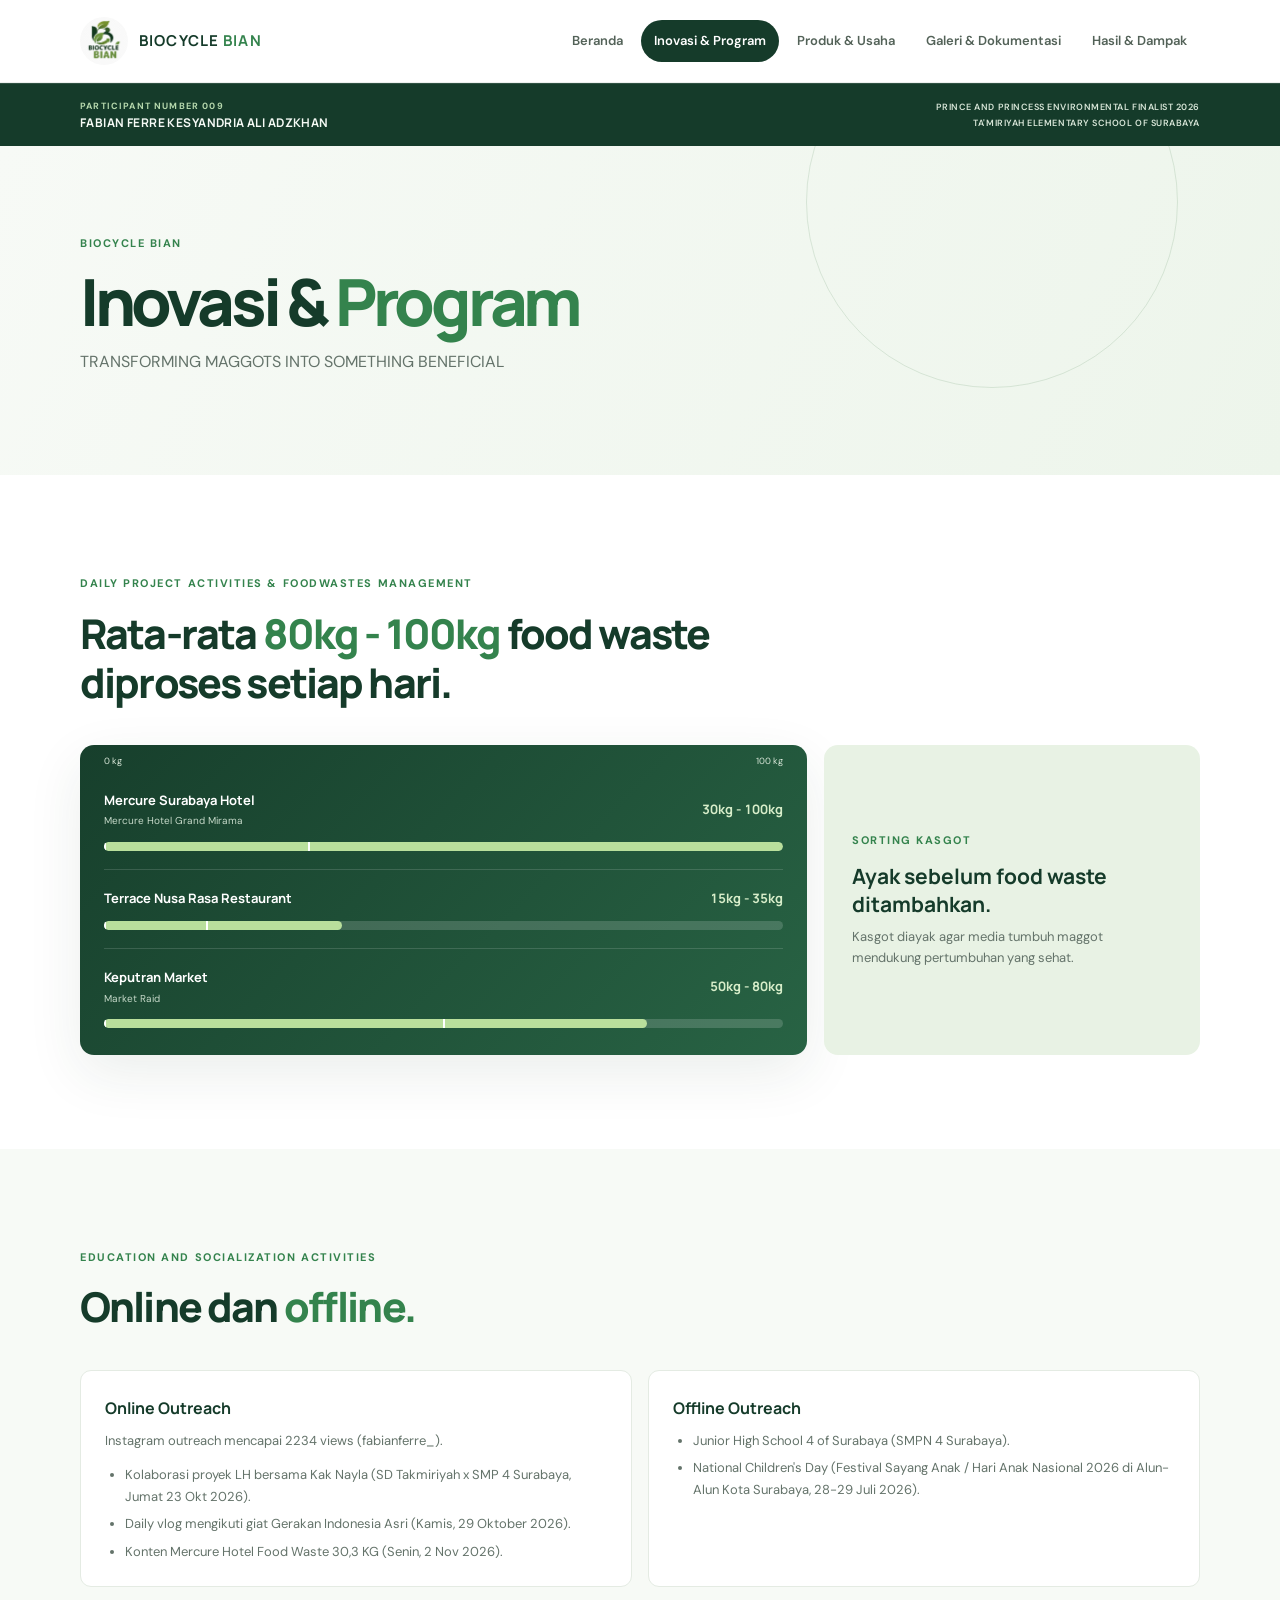
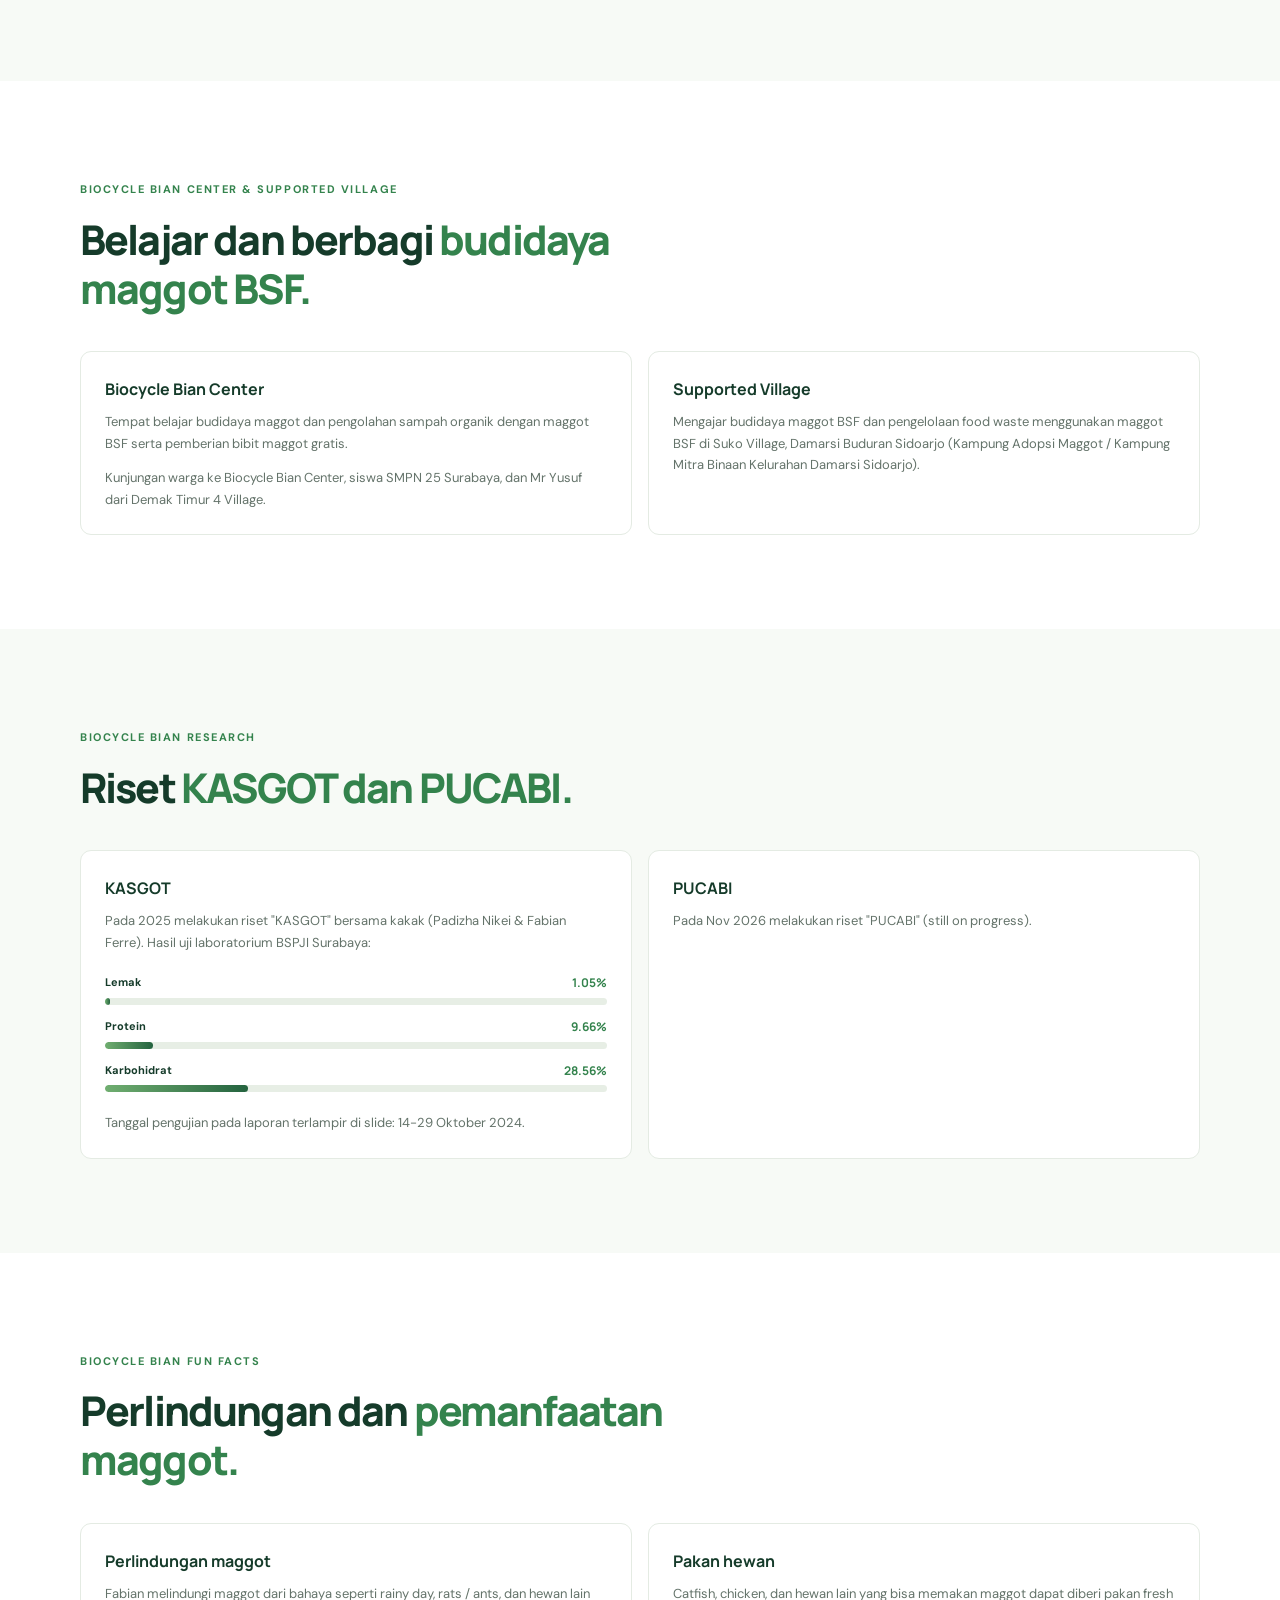
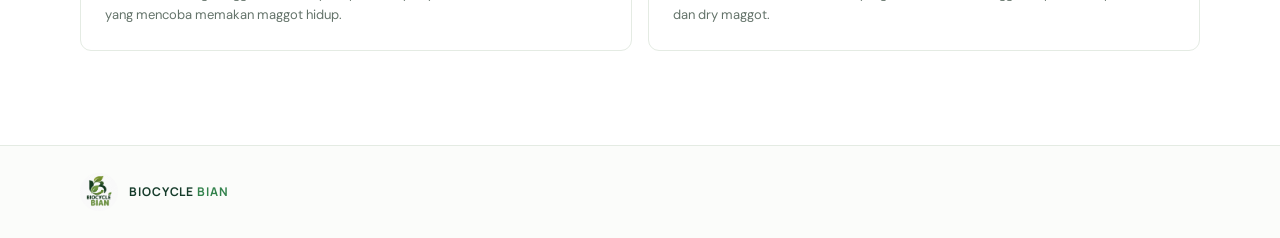
<file: program.html>
<!doctype html>
<html lang="id">
<head>
  <meta charset="utf-8">
  <meta name="viewport" content="width=device-width, initial-scale=1">
  <meta name="theme-color" content="#f5faf5">
  <meta name="description" content="Ringkasan inovasi dan program BIOCYCLE BIAN.">
  <link rel="icon" href="assets/logo.jpg" />
  <link rel="shortcut icon" href="assets/logo.jpg" />
  <title>Inovasi &amp; Program | BIOCYCLE BIAN</title>
  <link rel="stylesheet" href="style.css">
</head>
<body>
  <a class="skip-link" href="#konten">Lewati ke konten</a>
  <div class="sticky-shell">
  <header class="site-header">
    <div class="container nav-wrap">
      <a class="brand" href="index.html" aria-label="BIOCYCLE BIAN, beranda"><img src="assets/logo.jpg" alt="Logo Biocycle Bian"><span>BIOCYCLE <strong>BIAN</strong></span></a>
      <nav class="site-nav" aria-label="Navigasi utama">
        <a href="index.html">Beranda</a><a class="active" href="program.html" aria-current="page">Inovasi &amp; Program</a><a href="produk.html">Produk &amp; Usaha</a><a href="galeri.html">Galeri &amp; Dokumentasi</a><a href="dampak.html">Hasil &amp; Dampak</a>
      </nav>
    </div>
  </header>
  <aside class="participant-bar" aria-label="Identitas proyek dan peserta">
    <div class="container participant-inner">
      <div class="participant-primary"><span>PARTICIPANT NUMBER 009</span><strong>FABIAN FERRE KESYANDRIA ALI ADZKHAN</strong></div>
      <div class="participant-secondary"><span>PRINCE AND PRINCESS ENVIRONMENTAL FINALIST 2026</span><span>TA'MIRIYAH ELEMENTARY SCHOOL OF SURABAYA</span></div>
    </div>
  </aside>
  </div>

  <main id="konten">
    <section class="page-hero">
      <div class="container page-hero-content">
        <span class="eyebrow">BIOCYCLE BIAN</span>
        <h1>Inovasi &amp; <span>Program</span></h1>
        <p>TRANSFORMING MAGGOTS INTO SOMETHING BENEFICIAL</p>
      </div>
    </section>
    <section class="section">
      <div class="container">
        <div class="section-heading">
          <span class="eyebrow">Daily Project Activities &amp; Foodwastes Management</span>
          <h2>Rata-rata <span>80kg - 100kg</span> food waste diproses setiap hari.</h2>
        </div>
        <div class="program-overview">
          <div class="range-chart" aria-label="Rentang food waste harian menurut sumber">
            <div class="range-scale" aria-hidden="true"><span>0 kg</span><span>100 kg</span></div>
            <div class="range-row"><div><strong>Mercure Surabaya Hotel</strong><span>Mercure Hotel Grand Mirama</span></div><b>30kg - 100kg</b><div class="range-track" role="img" aria-label="Rentang 30kg hingga 100kg pada skala 0 hingga 100kg" style="--range-max:100%;--range-min:30%"><span></span><i></i></div></div>
            <div class="range-row"><div><strong>Terrace Nusa Rasa Restaurant</strong></div><b>15kg - 35kg</b><div class="range-track" role="img" aria-label="Rentang 15kg hingga 35kg pada skala 0 hingga 100kg" style="--range-max:35%;--range-min:15%"><span></span><i></i></div></div>
            <div class="range-row"><div><strong>Keputran Market</strong><span>Market Raid</span></div><b>50kg - 80kg</b><div class="range-track" role="img" aria-label="Rentang 50kg hingga 80kg pada skala 0 hingga 100kg" style="--range-max:80%;--range-min:50%"><span></span><i></i></div></div>
          </div>
          <article class="process-feature"><span class="eyebrow">Sorting Kasgot</span><h3>Ayak sebelum food waste ditambahkan.</h3><p>Kasgot diayak agar media tumbuh maggot mendukung pertumbuhan yang sehat.</p></article>
        </div>
      </div>
    </section>
    <section class="section section-soft">
      <div class="container">
        <div class="section-heading"><span class="eyebrow">Education and Socialization Activities</span><h2>Online dan <span>offline.</span></h2></div>
        <div class="content-grid">
          <article class="info-card"><h3>Online Outreach</h3><p>Instagram outreach mencapai 2234 views (fabianferre_).</p><ul><li>Kolaborasi proyek LH bersama Kak Nayla (SD Takmiriyah x SMP 4 Surabaya, Jumat 23 Okt 2026).</li><li>Daily vlog mengikuti giat Gerakan Indonesia Asri (Kamis, 29 Oktober 2026).</li><li>Konten Mercure Hotel Food Waste 30,3 KG (Senin, 2 Nov 2026).</li></ul></article>
          <article class="info-card"><h3>Offline Outreach</h3><ul><li>Junior High School 4 of Surabaya (SMPN 4 Surabaya).</li><li>National Children's Day (Festival Sayang Anak / Hari Anak Nasional 2026 di Alun-Alun Kota Surabaya, 28-29 Juli 2026).</li></ul></article>
        </div>
      </div>
    </section>
    <section class="section">
      <div class="container">
        <div class="section-heading"><span class="eyebrow">Biocycle Bian Center &amp; Supported Village</span><h2>Belajar dan berbagi <span>budidaya maggot BSF.</span></h2></div>
        <div class="content-grid">
          <article class="info-card"><h3>Biocycle Bian Center</h3><p>Tempat belajar budidaya maggot dan pengolahan sampah organik dengan maggot BSF serta pemberian bibit maggot gratis.</p><p>Kunjungan warga ke Biocycle Bian Center, siswa SMPN 25 Surabaya, dan Mr Yusuf dari Demak Timur 4 Village.</p></article>
          <article class="info-card"><h3>Supported Village</h3><p>Mengajar budidaya maggot BSF dan pengelolaan food waste menggunakan maggot BSF di Suko Village, Damarsi Buduran Sidoarjo (Kampung Adopsi Maggot / Kampung Mitra Binaan Kelurahan Damarsi Sidoarjo).</p></article>
        </div>
      </div>
    </section>
    <section class="section section-soft">
      <div class="container">
        <div class="section-heading"><span class="eyebrow">Biocycle Bian Research</span><h2>Riset <span>KASGOT dan PUCABI.</span></h2></div>
        <div class="content-grid">
          <article class="info-card lab-card"><h3>KASGOT</h3><p>Pada 2025 melakukan riset "KASGOT" bersama kakak (Padizha Nikei &amp; Fabian Ferre). Hasil uji laboratorium BSPJI Surabaya:</p><div class="lab-metrics" aria-label="Hasil uji laboratorium BSPJI Surabaya"><div class="lab-metric"><div><strong>Lemak</strong><b>1.05%</b></div><i><span style="width:1.05%"></span></i></div><div class="lab-metric"><div><strong>Protein</strong><b>9.66%</b></div><i><span style="width:9.66%"></span></i></div><div class="lab-metric"><div><strong>Karbohidrat</strong><b>28.56%</b></div><i><span style="width:28.56%"></span></i></div></div><p>Tanggal pengujian pada laporan terlampir di slide: 14-29 Oktober 2024.</p></article>
          <article class="info-card"><h3>PUCABI</h3><p>Pada Nov 2026 melakukan riset "PUCABI" (still on progress).</p></article>
        </div>
      </div>
    </section>
    <section class="section">
      <div class="container">
        <div class="section-heading"><span class="eyebrow">Biocycle Bian Fun Facts</span><h2>Perlindungan dan <span>pemanfaatan maggot.</span></h2></div>
        <div class="content-grid">
          <article class="info-card"><h3>Perlindungan maggot</h3><p>Fabian melindungi maggot dari bahaya seperti rainy day, rats / ants, dan hewan lain yang mencoba memakan maggot hidup.</p></article>
          <article class="info-card"><h3>Pakan hewan</h3><p>Catfish, chicken, dan hewan lain yang bisa memakan maggot dapat diberi pakan fresh dan dry maggot.</p></article>
        </div>
      </div>
    </section>
  </main>
  <footer class="site-footer"><div class="container footer-inner"><a class="brand footer-brand" href="index.html"><img src="assets/logo.jpg" alt="Logo Biocycle Bian"><span>BIOCYCLE <strong>BIAN</strong></span></a></div></footer>
</body>
</html>
</file>
<file: style.css>
@import url('https://fonts.googleapis.com/css2?family=DM+Sans:wght@400;500;600;700&family=Manrope:wght@400;500;600;700;800&display=swap');

:root {
  color-scheme: light;
  --green-950: #153b2a;
  --green-900: #1b4b34;
  --green-800: #24633f;
  --green-700: #34834d;
  --green-500: #70ae70;
  --green-300: #b7d9b3;
  --green-100: #edf5eb;
  --green-50: #f7faf6;
  --ink: #1c2b23;
  --muted: #64736a;
  --line: #e4ebe3;
  --white: #fff;
  --shadow: 0 18px 55px rgba(30, 67, 43, .09);
}

* { box-sizing: border-box; }
html { scroll-behavior: smooth; }
body {
  margin: 0;
  background: var(--white);
  color: var(--ink);
  font-family: 'DM Sans', 'Segoe UI', sans-serif;
  font-size: 16px;
  line-height: 1.65;
  -webkit-font-smoothing: antialiased;
}
a { color: inherit; }
img { max-width: 100%; }
.container { width: min(1120px, calc(100% - 48px)); margin-inline: auto; }
.skip-link {
  position: absolute;
  z-index: 40;
  top: 8px;
  left: 8px;
  padding: 10px 14px;
  transform: translateY(-150%);
  border-radius: 8px;
  background: var(--green-950);
  color: var(--white);
}
.skip-link:focus { transform: translateY(0); }

.sticky-shell { position: sticky; top: 0; z-index: 30; }
.site-header {
  position: relative;
  z-index: 5;
  background: rgba(255,255,255,.96);
  border-bottom: 1px solid rgba(30, 67, 43, .08);
}
.nav-wrap { min-height: 82px; display: flex; align-items: center; justify-content: space-between; gap: 28px; }
.brand { display: inline-flex; align-items: center; gap: 11px; flex: 0 0 auto; color: var(--green-950); text-decoration: none; font-family: 'Manrope', sans-serif; font-size: 15px; font-weight: 700; letter-spacing: .075em; }
.brand strong { color: var(--green-700); }
.brand img { display: block; width: 48px; height: 48px; object-fit: contain; border-radius: 50%; }
.site-nav { display: flex; align-items: center; justify-content: flex-end; gap: 5px; }
.site-nav a { padding: 10px 13px; border-radius: 999px; color: #536258; font-size: 13px; font-weight: 600; text-decoration: none; transition: background .2s ease, color .2s ease; }
.site-nav a:hover, .site-nav a:focus-visible { background: var(--green-100); color: var(--green-900); }
.site-nav a.active { background: var(--green-950); color: var(--white); }
.participant-bar { border-top: 1px solid rgba(255,255,255,.12); background: var(--green-950); color: #f5faf5; }
.participant-inner { display: flex; min-height: 62px; align-items: center; justify-content: space-between; gap: 18px; padding-block: 9px; }
.participant-primary { display: grid; gap: 1px; }
.participant-primary > span { color: #b6d8ad; font-size: 9px; font-weight: 700; letter-spacing: .13em; }
.participant-primary > strong { font-family: 'Manrope', sans-serif; font-size: 12px; letter-spacing: .035em; line-height: 1.35; }
.participant-secondary { display: grid; gap: 1px; color: #d7e5d7; font-size: 9px; font-weight: 600; letter-spacing: .06em; text-align: right; }

.hero { position: relative; overflow: hidden; background: linear-gradient(110deg, #f8fbf7 0%, #f2f8f0 54%, #e8f3e7 100%); }
.hero::before { position: absolute; top: -180px; right: 12%; width: 440px; height: 440px; border: 1px solid rgba(74, 137, 79, .1); border-radius: 50%; content: ''; }
.hero-grid { position: relative; display: grid; grid-template-columns: 1.08fr .92fr; align-items: center; min-height: 570px; padding-block: 72px; }
.hero-copy { position: relative; z-index: 1; max-width: 620px; }
.eyebrow { display: inline-flex; align-items: center; gap: 9px; color: var(--green-700); font-size: 11px; font-weight: 700; letter-spacing: .14em; text-transform: uppercase; }
.eyebrow-dot, .status-badge > span { width: 7px; height: 7px; border-radius: 50%; background: var(--green-500); }
h1, h2, h3, p { margin-top: 0; }
.hero h1, .page-hero h1 { margin: 19px 0 8px; color: var(--green-950); font-family: 'Manrope', sans-serif; font-size: clamp(48px, 7vw, 78px); font-weight: 800; letter-spacing: -.065em; line-height: .99; }
.hero h1 span, .page-hero h1 span { color: var(--green-700); }
.hero-tagline { margin: 22px 0 10px; color: var(--green-900); font-family: 'Manrope', sans-serif; font-size: clamp(17px, 2vw, 21px); font-weight: 700; }
.hero-description { max-width: 520px; margin-bottom: 25px; color: #5e6f63; font-size: 16px; }
.button-row { display: flex; flex-wrap: wrap; gap: 11px; }
.button { display: inline-flex; align-items: center; justify-content: center; gap: 12px; min-height: 48px; padding: 0 19px; border: 1px solid transparent; border-radius: 7px; font-size: 13px; font-weight: 700; text-decoration: none; transition: transform .2s ease, background .2s ease; }
.button:hover { transform: translateY(-2px); }
.button-primary { background: var(--green-900); color: var(--white); }
.button-primary:hover { background: var(--green-700); }
.button-secondary { border-color: #d7e3d5; background: rgba(255,255,255,.65); color: var(--green-900); }
.hero-note { margin: 22px 0 0; color: #7a897d; font-size: 12px; }
.hero-summary { display: grid; width: min(100%, 430px); justify-self: end; gap: 13px; padding: 25px; border: 1px solid rgba(54, 114, 65, .12); border-radius: 14px; background: rgba(255,255,255,.88); box-shadow: var(--shadow); }
.summary-heading { padding: 0 0 3px; }
.summary-heading h2 { margin: 8px 0 0; color: var(--green-950); font-family: 'Manrope', sans-serif; font-size: 19px; font-weight: 800; letter-spacing: -.035em; line-height: 1.35; }
.summary-heading h2 span { color: var(--green-700); }
.summary-stat { display: grid; grid-template-columns: minmax(118px, .75fr) 1.25fr; gap: 12px; align-items: center; padding: 13px 15px; border: 1px solid #e8eee6; border-radius: 9px; background: #fbfdfb; }
.summary-stat strong { color: var(--green-800); font-family: 'Manrope', sans-serif; font-size: 24px; font-weight: 800; letter-spacing: -.05em; line-height: 1.1; }
.summary-stat strong small { font-size: 12px; letter-spacing: 0; }
.summary-stat > span { color: var(--muted); font-size: 11px; line-height: 1.45; }
.summary-source { margin: -2px 0 0; color: #859187; font-size: 10px; text-align: right; }
.home-kpi-grid { display: grid; grid-template-columns: repeat(2, minmax(0, 1fr)); gap: 9px; }
.home-kpi-grid article { display: grid; min-height: 100px; align-content: center; gap: 3px; padding: 15px; border-radius: 10px; background: var(--green-950); color: var(--white); }
.home-kpi-grid article:nth-child(2) { background: #2b6744; }
.home-kpi-grid article:nth-child(3) { background: #497c50; }
.home-kpi-grid article:nth-child(4) { background: #e8f2e4; color: var(--green-950); }
.home-kpi-grid strong { font-family: 'Manrope', sans-serif; font-size: clamp(22px, 3vw, 30px); font-weight: 800; letter-spacing: -.05em; line-height: 1.1; }
.home-kpi-grid span { font-size: 10px; line-height: 1.35; }
.lab-metrics { display: grid; gap: 12px; margin: 20px 0; }
.lab-metric > div { display: flex; justify-content: space-between; gap: 12px; margin-bottom: 5px; color: var(--green-950); font-size: 11px; }
.lab-metric > div b { color: var(--green-700); font-family: 'Manrope', sans-serif; font-size: 12px; }
.lab-metric > i { display: block; height: 7px; overflow: hidden; border-radius: 8px; background: #e7eee5; }
.lab-metric > i span { display: block; height: 100%; border-radius: inherit; background: linear-gradient(90deg, #70ae70, #24633f); }

.section { padding-block: 94px; }
.section-soft { background: var(--green-50); }
.section-heading { max-width: 670px; margin-bottom: 38px; }
.section-heading h2, .science-copy h2, .motivation-grid h2, .contact-panel h2, .feature-band h2, .story-grid h2 { margin: 13px 0 13px; color: var(--green-950); font-family: 'Manrope', sans-serif; font-size: clamp(28px, 4vw, 41px); font-weight: 800; letter-spacing: -.045em; line-height: 1.2; }
.section-heading h2 span, .science-copy h2 span, .motivation-grid h2 span, .contact-panel h2 span, .feature-band h2 span, .story-grid h2 span { color: var(--green-700); }
.section-heading > p, .science-copy > p, .motivation-grid > div > p, .contact-panel > div > p, .feature-band p, .story-grid > div > p { max-width: 620px; margin-bottom: 0; color: var(--muted); font-size: 15px; }
.stat-grid { display: grid; grid-template-columns: repeat(3, 1fr); gap: 17px; }
.stat-card { min-height: 220px; padding: 27px 25px; border: 1px solid var(--line); border-radius: 12px; background: var(--white); }
.stat-card-featured { border-color: transparent; background: var(--green-950); color: var(--white); box-shadow: 0 16px 38px rgba(21,59,42,.14); }
.stat-number { display: block; margin-bottom: 20px; color: var(--green-700); font-family: 'Manrope', sans-serif; font-size: clamp(25px, 3vw, 34px); font-weight: 800; letter-spacing: -.06em; line-height: 1.1; }
.stat-card-featured .stat-number { color: #b8e3a8; }
.stat-number small { display: block; margin-top: 4px; font-family: 'DM Sans', sans-serif; font-size: 12px; font-weight: 600; letter-spacing: 0; }
.stat-card h3 { margin-bottom: 7px; font-family: 'Manrope', sans-serif; font-size: 15px; }
.stat-card p { margin: 0; color: var(--muted); font-size: 13px; }
.stat-card-featured p { color: #c1d0c4; }
.source-note { margin: 17px 0 0; color: #859187; font-size: 11px; }

.science-grid { display: grid; grid-template-columns: .82fr 1.18fr; gap: 75px; align-items: start; }
.science-copy { position: sticky; top: 35px; }
.science-copy h2 { font-size: clamp(29px, 3.7vw, 39px); }
.text-link { display: inline-flex; gap: 12px; align-items: center; margin-top: 22px; color: var(--green-800); font-size: 13px; font-weight: 700; text-decoration: none; }
.text-link:hover { color: var(--green-500); }
.science-points { display: grid; gap: 12px; }
.point-card { display: grid; grid-template-columns: 42px 1fr; gap: 17px; padding: 22px 23px; border: 1px solid var(--line); border-radius: 10px; background: var(--white); }
.point-index { display: grid; width: 37px; height: 37px; place-items: center; border-radius: 50%; background: var(--green-100); color: var(--green-700); font-family: 'Manrope', sans-serif; font-size: 11px; font-weight: 800; }
.point-card h3 { margin: 2px 0 5px; color: var(--green-950); font-family: 'Manrope', sans-serif; font-size: 15px; }
.point-card p { margin: 0; color: var(--muted); font-size: 13px; }

.motivation-grid { display: grid; grid-template-columns: .75fr 1.25fr; gap: 80px; align-items: center; }
.motivation-mark { display: flex; align-items: center; justify-content: center; gap: 17px; min-height: 170px; border-radius: 14px; background: var(--green-100); color: var(--green-800); font-family: 'Manrope', sans-serif; font-size: 23px; font-weight: 800; }
.motivation-mark i { color: var(--green-500); font-style: normal; font-size: 20px; }
.motivation-grid h2 { font-size: clamp(28px, 3.7vw, 38px); }

.profile-layout { display: grid; grid-template-columns: .9fr 1.1fr; gap: 22px; align-items: stretch; }
.profile-card { position: relative; overflow: hidden; padding: 32px; border-radius: 13px; background: var(--green-950); color: var(--white); }
.profile-card::after { position: absolute; right: -44px; bottom: -100px; width: 230px; height: 230px; border: 1px solid rgba(213, 242, 197, .2); border-radius: 50%; content: ''; }
.profile-initials { display: grid; width: 62px; height: 62px; margin-bottom: 25px; place-items: center; border: 1px solid rgba(255,255,255,.28); border-radius: 50%; background: rgba(255,255,255,.1); color: #c8e8b8; font-family: 'Manrope', sans-serif; font-size: 21px; font-weight: 800; }
.profile-label { margin-bottom: 8px; color: #b6d8ad; font-size: 11px; font-weight: 700; letter-spacing: .13em; text-transform: uppercase; }
.profile-card h3 { position: relative; z-index: 1; margin-bottom: 12px; font-family: 'Manrope', sans-serif; font-size: 21px; line-height: 1.35; }
.profile-card > p:last-child { position: relative; z-index: 1; margin: 0; color: #c5d3c8; font-size: 13px; }
.relay-list { display: grid; align-content: stretch; }
.relay-list article { display: grid; grid-template-columns: 38px 1fr auto; gap: 13px; align-items: center; padding: 14px 15px; border-bottom: 1px solid var(--line); }
.relay-list article:first-child { border-top: 1px solid var(--line); }
.relay-list article > span { color: #98a89a; font-family: 'Manrope', sans-serif; font-size: 11px; font-weight: 800; }
.relay-list h3 { margin: 0; color: var(--green-950); font-family: 'Manrope', sans-serif; font-size: 14px; }
.relay-list p { margin: 2px 0 0; color: var(--muted); font-size: 12px; }
.relay-list .relay-current { border-radius: 8px; background: var(--green-100); }
.relay-current > b { color: var(--green-700); font-size: 10px; }

.contact-section { padding-top: 12px; }
.contact-panel { display: grid; grid-template-columns: 1fr .9fr; gap: 45px; align-items: center; padding: 44px 48px; border-radius: 14px; background: var(--green-100); }
.contact-panel h2 { font-size: clamp(27px, 3.5vw, 36px); }
.contact-links { display: grid; gap: 10px; }
.contact-links a { display: grid; grid-template-columns: 40px 1fr 18px; gap: 13px; align-items: center; padding: 14px; border: 1px solid rgba(53, 111, 63, .12); border-radius: 9px; background: rgba(255,255,255,.76); text-decoration: none; }
.contact-icon { display: grid; width: 38px; height: 38px; place-items: center; border-radius: 50%; background: var(--green-100); color: var(--green-800); font-size: 17px; font-weight: 700; }
.contact-links small, .contact-links strong { display: block; }
.contact-links small { color: var(--muted); font-size: 10px; }
.contact-links strong { color: var(--green-950); font-size: 12px; }
.contact-links strong em { color: #859187; font-size: 10px; font-style: normal; font-weight: 500; }
.contact-links a > b { color: var(--green-700); font-size: 15px; }

.page-hero { position: relative; overflow: hidden; background: linear-gradient(115deg, #f7faf6, #edf5eb); }
.page-hero::after { position: absolute; top: -130px; right: 8%; width: 370px; height: 370px; border: 1px solid rgba(61,124,69,.15); border-radius: 50%; content: ''; }
.page-hero-content { position: relative; z-index: 1; padding-block: 83px 78px; }
.page-hero h1 { margin-top: 15px; font-size: clamp(42px, 6vw, 65px); }
.page-hero-content > p { max-width: 640px; margin: 14px 0 22px; color: var(--muted); font-size: 16px; }
.status-badge { display: inline-flex; align-items: center; gap: 9px; padding: 8px 13px; border: 1px solid #d5e6d0; border-radius: 50px; background: rgba(255,255,255,.7); color: var(--green-800); font-size: 11px; font-weight: 700; }
.status-badge > span { box-shadow: 0 0 0 4px rgba(112,174,112,.16); }
.project-profile { border-bottom: 1px solid var(--line); background: var(--white); }
.project-profile-inner { display: flex; min-height: 78px; align-items: center; justify-content: space-between; gap: 20px; }
.project-profile-inner > div { display: grid; gap: 2px; }
.project-profile .profile-label { margin: 0; color: var(--green-700); font-size: 9px; }
.project-profile-inner strong { color: var(--green-950); font-family: 'Manrope', sans-serif; font-size: 13px; }
.project-profile-inner > p { margin: 0; color: var(--muted); font-size: 11px; }
.project-profile-inner > p span { padding-inline: 5px; color: var(--green-500); }
.program-grid { display: grid; grid-template-columns: repeat(4, 1fr); gap: 14px; }
.program-card { position: relative; min-height: 245px; padding: 23px 20px; border: 1px solid var(--line); border-radius: 11px; background: var(--white); }
.program-number { color: #99ab9c; font-family: 'Manrope', sans-serif; font-size: 11px; font-weight: 800; }
.program-symbol { display: grid; width: 44px; height: 44px; margin: 20px 0 18px; place-items: center; border-radius: 12px; background: var(--green-100); color: var(--green-700); font-size: 22px; }
.program-card h3 { margin-bottom: 8px; color: var(--green-950); font-family: 'Manrope', sans-serif; font-size: 15px; }
.program-card p { margin: 0; color: var(--muted); font-size: 12px; }
.program-overview { display: grid; grid-template-columns: 1.45fr .75fr; gap: 17px; align-items: stretch; }
.range-chart { display: grid; gap: 0; padding: 9px 24px; border-radius: 14px; background: linear-gradient(135deg, #173f2c, #286344); color: var(--white); box-shadow: var(--shadow); }
.range-scale { display: flex; justify-content: space-between; padding-bottom: 3px; color: #d7e5d7; font-size: 9px; font-variant-numeric: tabular-nums; }
.range-row { display: grid; grid-template-columns: 1fr auto; gap: 12px; align-items: center; padding: 18px 0; border-bottom: 1px solid rgba(255,255,255,.14); }
.range-row:last-child { border-bottom: 0; }
.range-row > div:first-child { display: grid; gap: 2px; }
.range-row strong { font-family: 'Manrope', sans-serif; font-size: 13px; }
.range-row > div:first-child span { color: #c6d9c9; font-size: 10px; }
.range-row > b { color: #d7edc9; font-family: 'Manrope', sans-serif; font-size: 13px; white-space: nowrap; }
.range-track { position: relative; grid-column: 1 / -1; height: 9px; overflow: hidden; border-radius: 9px; background: rgba(255,255,255,.16); }
.range-track::before { position: absolute; z-index: 1; inset: 0 auto 0 0; width: 2px; background: #fff; content: ''; }
.range-track span { display: block; width: var(--range-max); height: 100%; border-radius: inherit; background: #b9df9c; }
.range-track i { position: absolute; top: 0; left: var(--range-min); width: 2px; height: 100%; background: #fff; }
.process-feature { display: flex; flex-direction: column; justify-content: center; padding: 28px; border-radius: 14px; background: #e8f2e4; }
.process-feature h3 { margin: 14px 0 8px; color: var(--green-950); font-family: 'Manrope', sans-serif; font-size: 21px; line-height: 1.3; }
.process-feature p { margin: 0; color: var(--muted); font-size: 13px; }
.feature-band { display: grid; grid-template-columns: 68px 1fr; gap: 25px; align-items: start; padding: 36px; border: 1px solid var(--line); border-radius: 13px; background: var(--white); }
.feature-icon { display: grid; width: 58px; height: 58px; place-items: center; border-radius: 50%; background: var(--green-100); color: var(--green-700); font-size: 28px; }
.feature-band h2 { margin-top: 7px; font-size: 29px; }
.notice-box { display: flex; gap: 17px; align-items: flex-start; padding: 23px 25px; border: 1px solid #dfeade; border-radius: 10px; background: var(--green-50); }
.notice-icon { display: grid; width: 27px; height: 27px; flex: 0 0 auto; place-items: center; border-radius: 50%; background: var(--green-100); color: var(--green-800); font-family: 'Manrope', sans-serif; font-size: 13px; font-weight: 800; }
.notice-box h2 { margin: 0 0 4px; color: var(--green-950); font-family: 'Manrope', sans-serif; font-size: 15px; }
.notice-box p { margin: 0; color: var(--muted); font-size: 13px; }

.gallery-grid { display: grid; grid-template-columns: repeat(3, 1fr); gap: 18px; }
.gallery-slot { overflow: hidden; border: 1px solid var(--line); border-radius: 11px; background: var(--white); }
.gallery-placeholder { display: grid; min-height: 220px; align-content: center; justify-items: center; gap: 9px; background: linear-gradient(145deg, #eef5eb, #e1efdf); color: var(--green-700); }
.gallery-placeholder > span { font-size: 34px; }
.gallery-placeholder small { color: var(--green-800); font-size: 10px; font-weight: 700; letter-spacing: .12em; text-transform: uppercase; }
.placeholder-two { background: linear-gradient(145deg, #f3f6eb, #e6efdb); }
.placeholder-three { background: linear-gradient(145deg, #eaf3ed, #e0eee8); }
.gallery-caption { padding: 17px 19px 19px; }
.gallery-caption > span { color: var(--green-700); font-size: 9px; font-weight: 800; letter-spacing: .13em; }
.gallery-caption h3 { margin: 6px 0 4px; color: var(--green-950); font-family: 'Manrope', sans-serif; font-size: 15px; }
.gallery-caption p { margin: 0; color: var(--muted); font-size: 12px; }
.documentation-gallery { padding-block: 34px 76px; background: var(--green-50); }
.gallery-collection { padding: 25px; border: 1px solid var(--line); border-radius: 14px; background: var(--white); box-shadow: 0 12px 32px rgba(30, 67, 43, .045); }
.gallery-collection + .gallery-collection { margin-top: 24px; }
.gallery-badge { display: inline-flex; margin-bottom: 8px; padding: 5px 10px; border-radius: 999px; background: var(--green-100); color: var(--green-800); font-size: 10px; font-weight: 800; letter-spacing: .08em; line-height: 1.3; text-transform: uppercase; }
.gallery-collection h2 { max-width: 860px; margin: 0 0 8px; color: var(--green-950); font-family: 'Manrope', sans-serif; font-size: clamp(19px, 2.5vw, 25px); font-weight: 800; letter-spacing: -.035em; line-height: 1.3; }
.gallery-collection > p { max-width: 860px; margin: 0 0 19px; color: var(--muted); font-size: 14px; line-height: 1.65; }
.documentation-grid { display: grid; grid-template-columns: repeat(3, minmax(0, 1fr)); gap: 16px; }
.documentation-card { min-width: 0; overflow: hidden; margin: 0; border: 1px solid var(--line); border-radius: 11px; background: var(--white); box-shadow: 0 8px 24px rgba(30, 67, 43, .05); }
.documentation-card img { display: block; width: 100%; height: 230px; padding: 8px; background: #edf2eb; object-fit: contain; }
.documentation-card figcaption { padding: 10px 14px; border-top: 1px solid var(--line); color: var(--muted); font-size: 12px; font-weight: 600; }
.video-section { display: grid; grid-template-columns: .78fr 1.22fr; gap: 65px; align-items: start; }
.video-section .section-heading { margin: 0; }
.video-slots { display: grid; gap: 10px; }
.video-slots article { display: grid; grid-template-columns: 42px 1fr auto; gap: 14px; align-items: center; padding: 16px; border: 1px solid var(--line); border-radius: 9px; background: var(--white); }
.video-play { display: grid; width: 38px; height: 38px; place-items: center; border-radius: 50%; background: var(--green-100); color: var(--green-700); font-size: 12px; }
.video-slots article b { color: var(--green-700); font-size: 9px; letter-spacing: .1em; text-transform: uppercase; }
.video-slots h3 { margin: 2px 0; color: var(--green-950); font-family: 'Manrope', sans-serif; font-size: 13px; }
.video-slots p { margin: 0; color: var(--muted); font-size: 11px; }
.video-badge { padding: 5px 8px; border-radius: 30px; background: var(--green-100); color: var(--green-700); font-size: 9px; font-weight: 700; }

.impact-grid { display: grid; grid-template-columns: repeat(3, 1fr); gap: 16px; }
.impact-card { padding: 24px; border: 1px solid var(--line); border-radius: 11px; background: var(--white); }
.impact-icon { display: grid; width: 42px; height: 42px; margin-bottom: 22px; place-items: center; border-radius: 11px; background: var(--green-100); color: var(--green-700); font-size: 20px; }
.impact-value { margin-bottom: 6px; color: var(--green-700); font-family: 'Manrope', sans-serif; font-size: 19px; font-weight: 800; letter-spacing: -.03em; }
.impact-card h3 { margin-bottom: 4px; color: var(--green-950); font-family: 'Manrope', sans-serif; font-size: 14px; }
.impact-card > p:last-child { margin: 0; color: var(--muted); font-size: 12px; }
.impact-card { position: relative; overflow: hidden; min-height: 225px; border-color: transparent; }
.impact-card::after { position: absolute; right: -25px; bottom: -48px; width: 140px; height: 140px; border: 1px solid rgba(21,59,42,.13); border-radius: 50%; content: ''; }
.impact-food { background: #eaf3e7; }
.impact-maggot { background: #dcebd8; }
.impact-kasgot { background: #c8dfc0; }
.impact-value { font-size: clamp(27px, 4vw, 38px); line-height: 1.1; }
.impact-value small { font-size: 14px; letter-spacing: 0; }
.story-grid { display: grid; grid-template-columns: .9fr 1.1fr; gap: 65px; align-items: center; }
.story-placeholder { position: relative; padding: 34px; border: 1px solid #dfeade; border-radius: 12px; background: var(--white); }
.story-quote { display: block; height: 37px; color: var(--green-500); font-family: Georgia, serif; font-size: 62px; line-height: 1; }
.story-placeholder p { margin: 7px 0 20px; color: var(--green-900); font-family: 'Manrope', sans-serif; font-size: 17px; font-weight: 600; line-height: 1.55; }
.story-source { color: #829287; font-size: 9px; font-weight: 800; letter-spacing: .12em; }
.section-target { padding-top: 0; }

.content-grid { display: grid; grid-template-columns: repeat(2, minmax(0, 1fr)); gap: 16px; }
.info-card { padding: 24px; border: 1px solid var(--line); border-radius: 11px; background: var(--white); }
.info-card h3 { margin: 0 0 9px; color: var(--green-950); font-family: 'Manrope', sans-serif; font-size: 16px; }
.info-card p, .info-card li { color: var(--muted); font-size: 13px; }
.info-card p:last-child { margin-bottom: 0; }
.info-card ul { margin: 0; padding-left: 20px; }
.info-card li + li { margin-top: 6px; }
.target-grid { display: grid; grid-template-columns: repeat(2, minmax(0, 1fr)); gap: 12px; }
.target-card { display: grid; gap: 15px; padding: 22px 24px; border-radius: 12px; background: linear-gradient(135deg, #173f2c, #286344); color: var(--white); }
.target-card > span { color: #c9e2bf; font-size: 10px; font-weight: 700; letter-spacing: .12em; text-transform: uppercase; }
.target-card > div { display: flex; align-items: center; justify-content: space-between; gap: 10px; }
.target-card strong { font-family: 'Manrope', sans-serif; font-size: clamp(17px, 2.5vw, 25px); }
.target-card strong:first-child { color: #d7edc9; }
.target-card strong:last-child { color: var(--white); }
.target-card i { color: #b9df9c; font-size: 20px; font-style: normal; }
.target-actions ul { margin: 0; padding-left: 18px; color: #e1ece0; font-size: 12px; }
.target-actions li + li { margin-top: 5px; }
.product-grid { display: grid; grid-template-columns: repeat(3, minmax(0, 1fr)); gap: 15px; }
.product-card { position: relative; display: flex; min-height: 300px; flex-direction: column; justify-content: flex-start; align-items: flex-start; overflow: hidden; padding: 25px; border-radius: 14px; }
.product-card::after { position: absolute; right: -30px; bottom: -55px; width: 160px; height: 160px; border: 1px solid rgba(21,59,42,.15); border-radius: 50%; content: ''; }
.product-card-kasgot { background: #e6f0e2; }
.product-card-dried { background: #d6e8d2; }
.product-card-pucabi { background: #c5debf; }
.product-mark { display: grid; width: 50px; height: 50px; flex: 0 0 50px; margin: 0 0 24px; place-items: center; border: 1px solid rgba(21,59,42,.18); border-radius: 50%; color: var(--green-900); font-family: 'Manrope', sans-serif; font-size: 21px; font-weight: 800; }
.product-type { display: block; min-height: 13px; margin: 0 0 7px; color: var(--green-700); font-size: 9px; font-weight: 800; letter-spacing: .13em; line-height: 1.45; text-transform: uppercase; }
.product-card h3 { min-height: 30px; margin: 0 0 7px; color: var(--green-950); font-family: 'Manrope', sans-serif; font-size: 22px; line-height: 1.35; }
.product-card p { margin: 0; color: #53675a; font-size: 13px; }
.farming-flow { display: grid; grid-template-columns: 1fr auto 1fr auto 1fr; gap: 12px; align-items: stretch; }
.farming-flow article { padding: 23px; border: 1px solid var(--line); border-radius: 12px; background: var(--white); }
.farming-flow article > span { color: var(--green-700); font-size: 9px; font-weight: 800; letter-spacing: .12em; text-transform: uppercase; }
.farming-flow h3 { margin: 14px 0 7px; color: var(--green-950); font-family: 'Manrope', sans-serif; font-size: 17px; }
.farming-flow p { margin: 0; color: var(--muted); font-size: 12px; }
.flow-arrow { display: grid; place-items: center; color: var(--green-500); font-size: 23px; }
.sales-feature, .saving-feature { display: flex; min-height: 215px; flex-direction: column; justify-content: center; padding: 27px; border-radius: 13px; }
.sales-feature { background: var(--green-950); color: var(--white); }
.sales-feature .eyebrow { color: #b6d8ad; }
.sales-value { margin: 11px 0; font-family: 'Manrope', sans-serif; font-size: clamp(30px, 4.5vw, 44px); letter-spacing: -.04em; }
.sales-feature p, .saving-feature p { margin: 0; font-size: 13px; }
.sales-feature p { color: #d0dfd2; }
.saving-feature { background: #e8f2e4; }
.saving-feature h3 { margin: 14px 0 9px; color: var(--green-950); font-family: 'Manrope', sans-serif; font-size: 19px; line-height: 1.35; }
.saving-feature p { color: var(--muted); }
.range-row > b { font-variant-numeric: tabular-nums; }
.section-dark { background: var(--green-950); color: var(--white); }
.home-products { display: grid; grid-template-columns: .8fr 1.2fr; gap: 64px; align-items: center; }
.home-products .eyebrow { color: #b6d8ad; }
.home-products h2 { margin: 14px 0 24px; font-family: 'Manrope', sans-serif; font-size: clamp(31px, 4vw, 43px); letter-spacing: -.045em; line-height: 1.2; }
.home-products h2 span { color: #b6d8ad; }
.button-light { background: #eaf3e7; color: var(--green-950); }
.home-product-list { display: grid; }
.home-product-list article { display: grid; grid-template-columns: 42px 1fr; gap: 14px; padding: 18px 0; border-bottom: 1px solid rgba(255,255,255,.16); }
.home-product-list article:first-child { border-top: 1px solid rgba(255,255,255,.16); }
.home-product-list article > span { color: #b6d8ad; font-family: 'Manrope', sans-serif; font-size: 11px; font-weight: 800; }
.home-product-list h3 { margin: 0 0 4px; font-family: 'Manrope', sans-serif; font-size: 15px; }
.home-product-list p { margin: 0; color: #d0dfd2; font-size: 12px; }
.source-grid { display: grid; grid-template-columns: repeat(3, minmax(0, 1fr)); gap: 13px; }
.source-card { position: relative; display: flex; min-height: 230px; flex-direction: column; align-items: flex-start; overflow: hidden; padding: 24px; border-radius: 13px; }
.source-card::after { position: absolute; right: -38px; bottom: -68px; width: 170px; height: 170px; border: 1px solid rgba(21,59,42,.13); border-radius: 50%; content: ''; }
.source-hotel { background: #e7f0e3; }
.source-restaurant { background: #d9e9d4; }
.source-market { background: #c9dfc2; }
.source-card > span { color: var(--green-700); font-size: 9px; font-weight: 800; letter-spacing: .13em; }
.source-card h3 { margin: 19px 0 4px; color: var(--green-950); font-family: 'Manrope', sans-serif; font-size: 17px; }
.source-card p { margin: 0; color: var(--muted); font-size: 11px; }
.source-card strong { margin-top: auto; padding-top: 18px; color: var(--green-800); font-family: 'Manrope', sans-serif; font-size: clamp(20px, 2.5vw, 26px); line-height: 1.15; }
.source-card strong small { font-family: 'DM Sans', sans-serif; font-size: 10px; font-weight: 500; }
.outreach-grid { display: grid; grid-template-columns: .72fr 1fr 1fr; gap: 14px; align-items: stretch; }
.outreach-feature, .outreach-detail, .center-feature { padding: 24px; border-radius: 13px; }
.outreach-feature { display: flex; flex-direction: column; justify-content: center; background: var(--green-950); color: var(--white); }
.outreach-feature .eyebrow { color: #b6d8ad; }
.outreach-feature strong { margin-top: 12px; font-family: 'Manrope', sans-serif; font-size: clamp(40px, 5vw, 58px); letter-spacing: -.06em; line-height: 1; }
.outreach-feature > span:last-child { margin-top: 7px; color: #d0dfd2; font-size: 11px; }
.outreach-detail { background: #eaf3e7; }
.outreach-label { display: block; margin-bottom: 16px; color: var(--green-700); font-size: 9px; font-weight: 800; letter-spacing: .13em; text-transform: uppercase; }
.outreach-detail h3 { margin: 10px 0 2px; color: var(--green-950); font-family: 'Manrope', sans-serif; font-size: 14px; }
.outreach-detail p { margin: 0; color: var(--muted); font-size: 11px; }
.center-feature { background: #dcebd8; }
.center-feature h3 { margin: 15px 0 8px; color: var(--green-950); font-family: 'Manrope', sans-serif; font-size: 18px; line-height: 1.4; }
.center-feature p { margin: 0; color: var(--muted); font-size: 12px; }

.site-footer { border-top: 1px solid var(--line); background: #fbfcfa; }
.footer-inner { display: flex; min-height: 92px; align-items: center; justify-content: space-between; gap: 25px; }
.footer-brand { font-size: 12px; }
.footer-brand img { width: 38px; height: 38px; }
.footer-inner > p { max-width: 490px; margin: 0; color: #7b897f; font-size: 11px; text-align: right; }

@media (max-width: 900px) {
  .nav-wrap { align-items: flex-start; flex-direction: column; justify-content: center; gap: 10px; padding-block: 14px; }
  .brand img { width: 42px; height: 42px; }
  .site-nav { width: 100%; justify-content: flex-start; overflow-x: auto; padding-bottom: 2px; }
  .site-nav a { flex: 0 0 auto; padding: 8px 11px; font-size: 12px; }
  .hero-grid { min-height: 500px; }
  .hero-summary { width: min(100%, 390px); }
  .science-grid { gap: 38px; }
  .program-grid { grid-template-columns: repeat(2, 1fr); }
  .impact-grid { grid-template-columns: repeat(2, 1fr); }
  .content-grid { grid-template-columns: 1fr; }
  .program-overview, .home-products { grid-template-columns: 1fr; gap: 24px; }
  .product-grid { grid-template-columns: repeat(2, minmax(0, 1fr)); }
  .product-card:last-child { grid-column: 1 / -1; }
  .outreach-grid { grid-template-columns: repeat(2, minmax(0, 1fr)); }
  .outreach-feature { grid-row: span 2; }
  .farming-flow { grid-template-columns: 1fr; gap: 5px; }
  .flow-arrow { transform: rotate(90deg); }
  .documentation-grid { grid-template-columns: repeat(2, minmax(0, 1fr)); }
}
@media (max-width: 680px) {
  body { font-size: 15px; }
  .container { width: min(100% - 36px, 520px); }
  .nav-wrap { gap: 8px; }
  .brand { font-size: 13px; }
  .site-nav { width: 100%; margin-inline: 0; overflow-x: auto; flex-wrap: nowrap; padding-bottom: 4px; -webkit-overflow-scrolling: touch; }
  .site-nav a { padding: 7px 10px; font-size: 11px; }
  .participant-inner { align-items: flex-start; flex-direction: column; gap: 3px; padding-block: 9px; }
  .participant-primary > strong { font-size: 10px; }
  .participant-secondary { font-size: 9px; text-align: left; }
  .hero-grid { grid-template-columns: 1fr; min-height: auto; padding-block: 64px 32px; }
  .hero h1 { font-size: clamp(52px, 16vw, 74px); }
  .hero-description { max-width: 460px; font-size: 14px; }
  .hero-summary { width: 100%; justify-self: stretch; margin-top: 17px; padding: 20px; }
  .summary-stat { grid-template-columns: minmax(108px, .72fr) 1.28fr; padding: 12px; }
  .summary-stat strong { font-size: 22px; }
  .section { padding-block: 66px; }
  .section-heading { margin-bottom: 27px; }
  .section-heading h2, .science-copy h2, .motivation-grid h2, .contact-panel h2, .story-grid h2 { font-size: 29px; }
  .stat-grid, .profile-layout, .contact-panel, .science-grid, .motivation-grid, .video-section, .story-grid { grid-template-columns: 1fr; }
  .stat-grid, .impact-grid { gap: 11px; }
  .stat-card { min-height: auto; padding: 22px; }
  .stat-number { margin-bottom: 13px; font-size: 29px; }
  .science-copy { position: static; }
  .science-grid, .motivation-grid, .video-section, .story-grid { gap: 28px; }
  .point-card { padding: 18px; }
  .motivation-mark { min-height: 125px; }
  .profile-card { padding: 26px; }
  .relay-list article { grid-template-columns: 28px 1fr auto; gap: 9px; padding: 12px 9px; }
  .relay-current > b { max-width: 82px; text-align: right; }
  .contact-section { padding-top: 0; }
  .contact-panel { gap: 23px; padding: 25px 20px; }
  .page-hero-content { padding-block: 60px; }
  .page-hero h1 { font-size: clamp(40px, 11vw, 57px); }
  .page-hero-content > p { font-size: 14px; }
  .project-profile-inner { align-items: flex-start; flex-direction: column; justify-content: center; gap: 4px; padding-block: 15px; }
  .project-profile-inner > p { font-size: 10px; }
  .status-badge { align-items: flex-start; border-radius: 10px; font-size: 10px; line-height: 1.5; }
  .status-badge > span { flex: 0 0 auto; margin-top: 4px; }
  .program-grid, .gallery-grid, .impact-grid { grid-template-columns: 1fr; }
  .product-grid, .source-grid, .outreach-grid, .target-grid { grid-template-columns: 1fr; }
  .product-card:last-child, .outreach-feature { grid-column: auto; grid-row: auto; }
  .source-card { min-height: 200px; }
  .farming-flow article { padding: 20px; }
  .sales-feature, .saving-feature { min-height: 190px; padding: 23px; }
  .range-chart { padding-inline: 16px; }
  .range-row { gap: 7px; }
  .range-row strong { font-size: 11px; }
  .range-row > b { font-size: 11px; }
  .target-card { padding: 19px; }
  .program-card { min-height: auto; padding: 20px; }
  .program-symbol { margin: 14px 0; }
  .gallery-placeholder { min-height: 180px; }
  .documentation-grid { grid-template-columns: 1fr; }
  .gallery-collection { padding: 19px 15px; }
  .documentation-card img { height: 250px; }
  .feature-band { grid-template-columns: 1fr; gap: 17px; padding: 24px; }
  .feature-band h2 { font-size: 26px; }
  .video-slots article { grid-template-columns: 38px 1fr; gap: 11px; }
  .video-badge { grid-column: 2; justify-self: start; }
  .impact-card { padding: 21px; }
  .impact-icon { margin-bottom: 14px; }
  .story-placeholder { padding: 25px; }
  .footer-inner { min-height: auto; align-items: flex-start; flex-direction: column; gap: 10px; padding-block: 23px; }
  .footer-inner > p { max-width: 360px; text-align: left; }
}
@media (prefers-reduced-motion: reduce) {
  *, *::before, *::after { scroll-behavior: auto !important; transition-duration: .01ms !important; }
}
</file>
